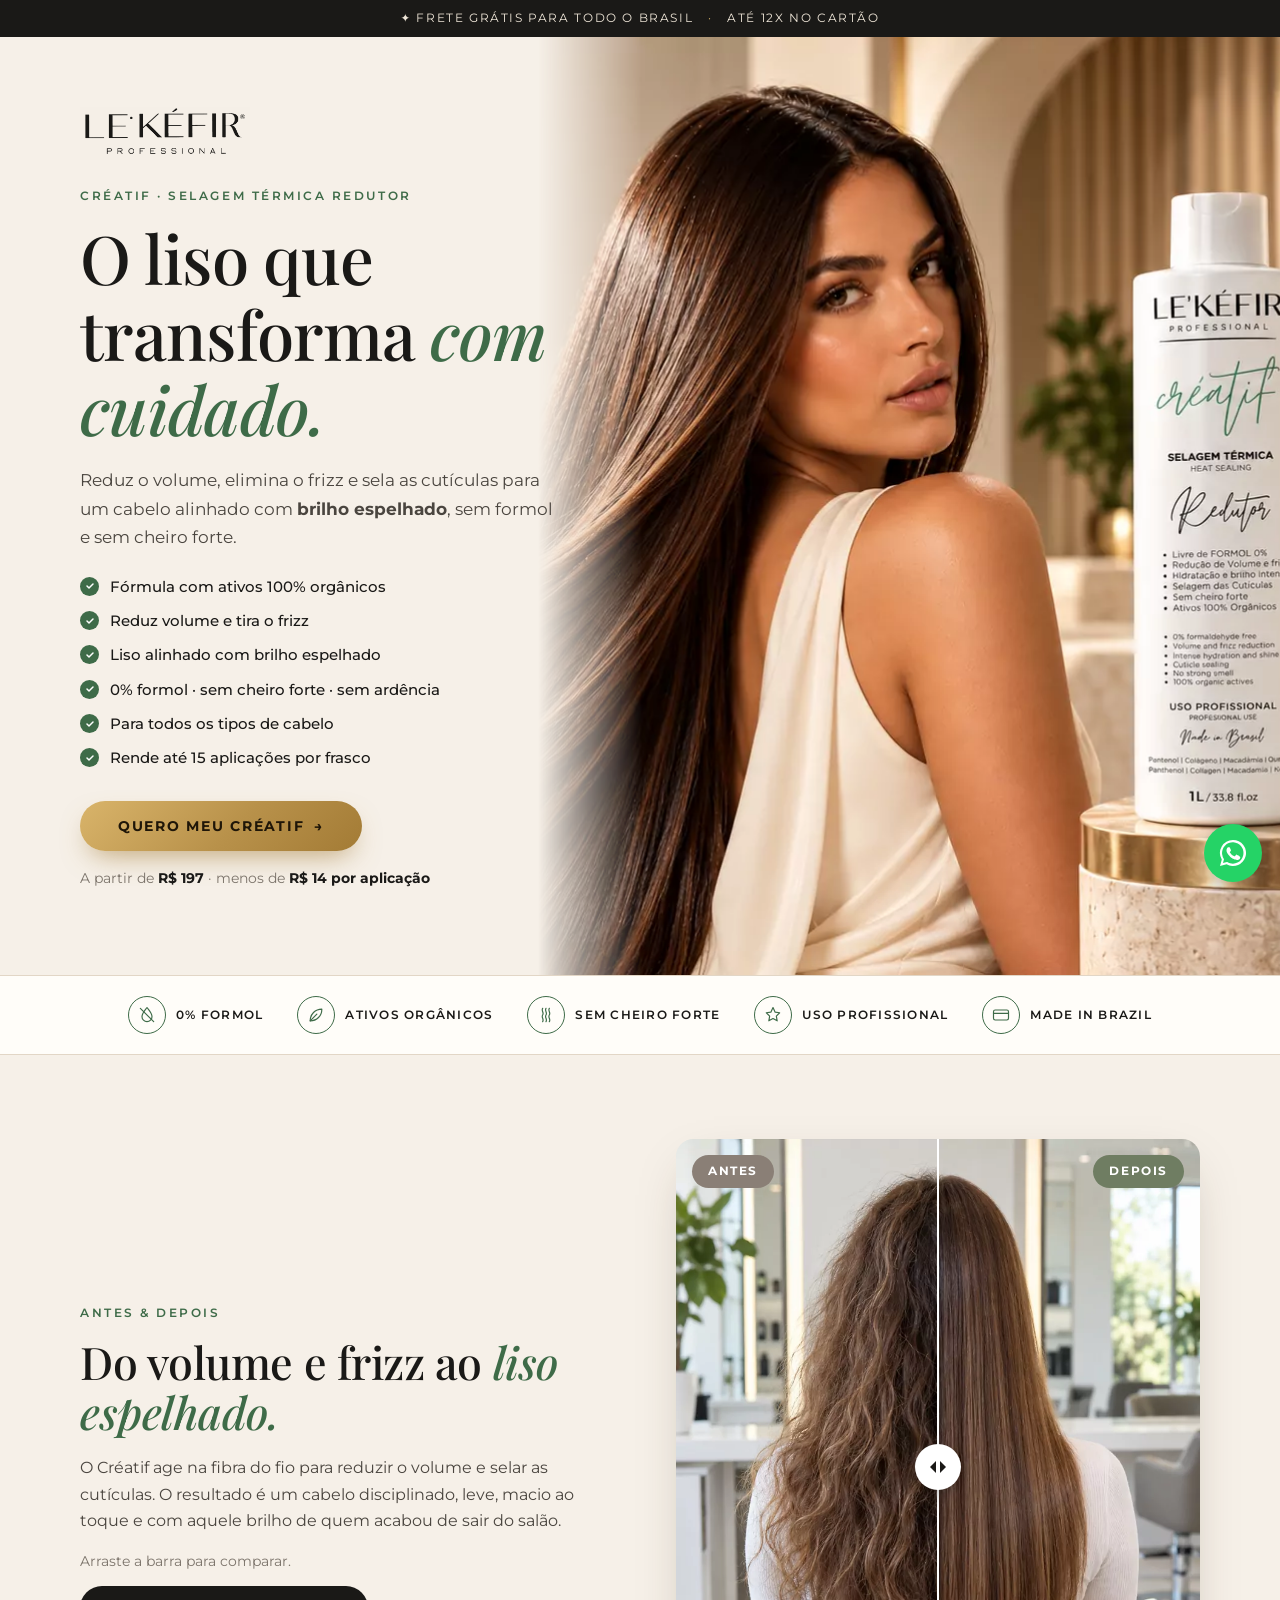
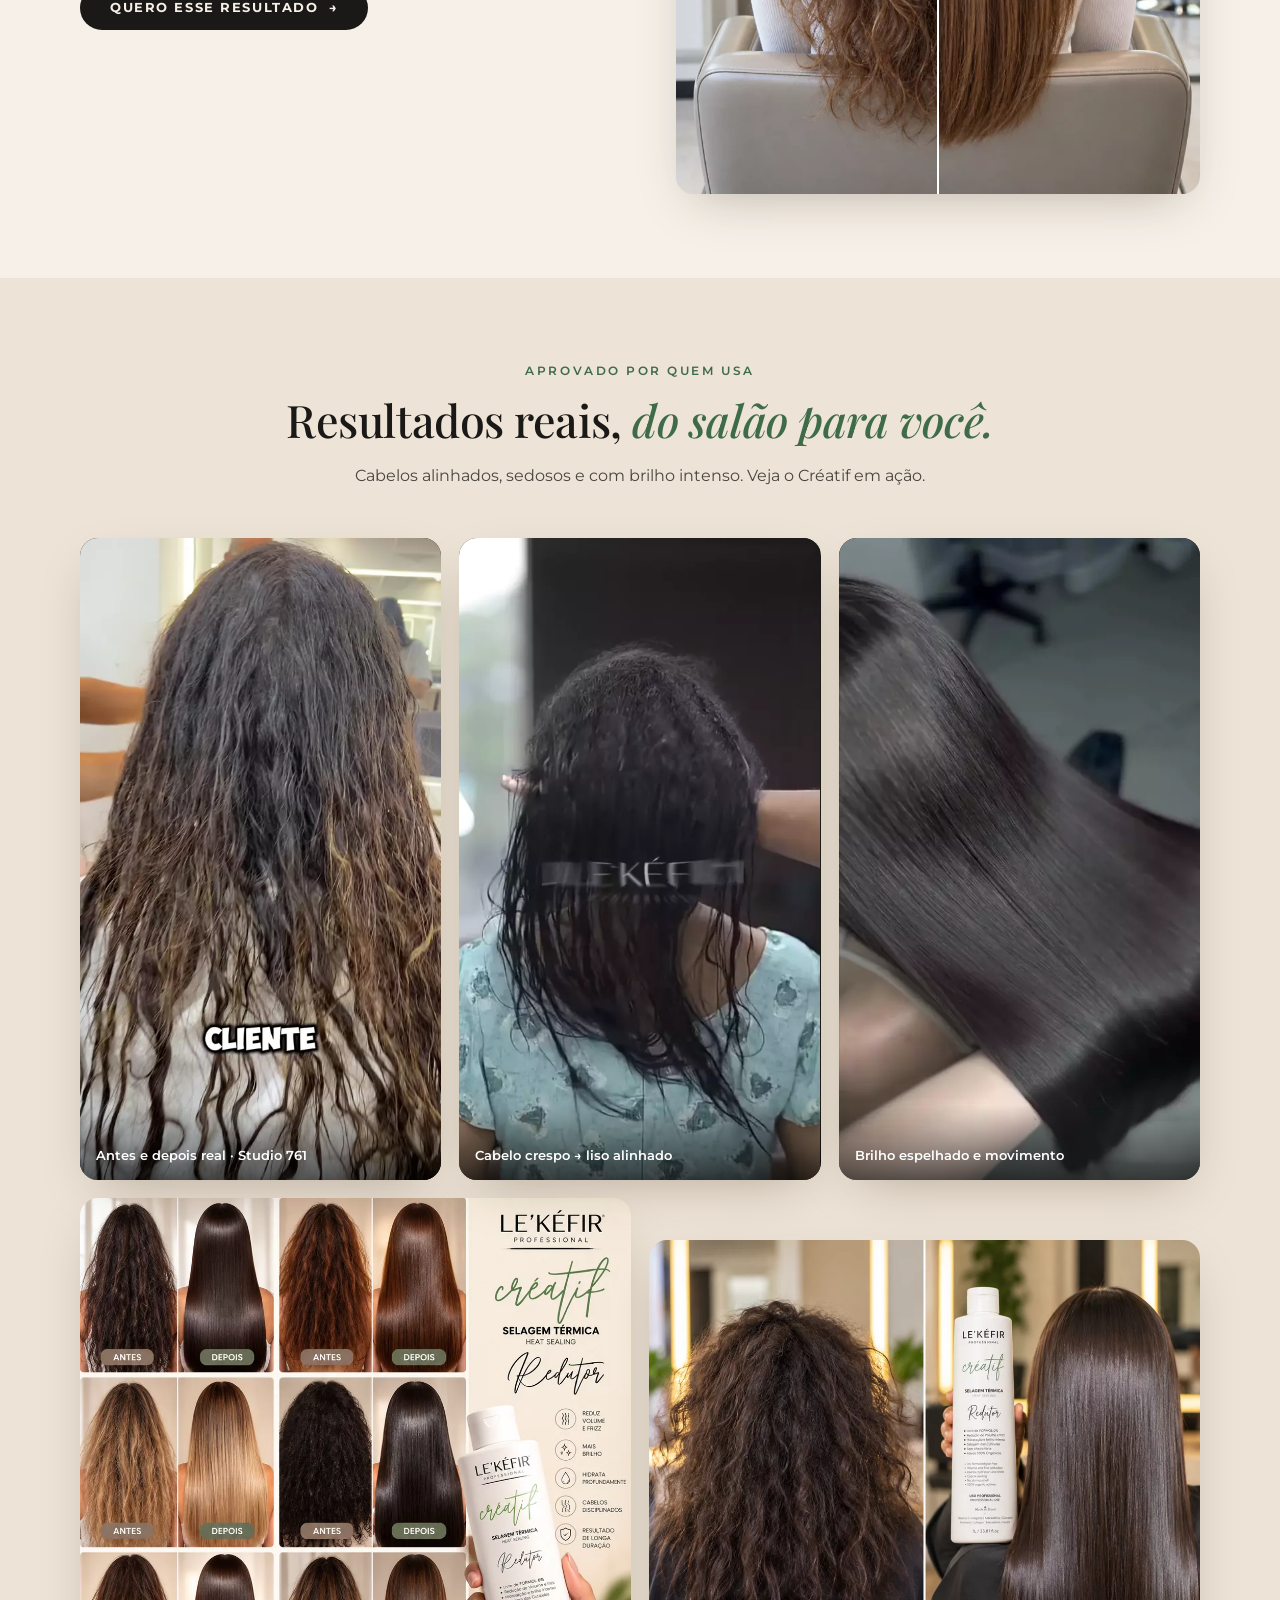
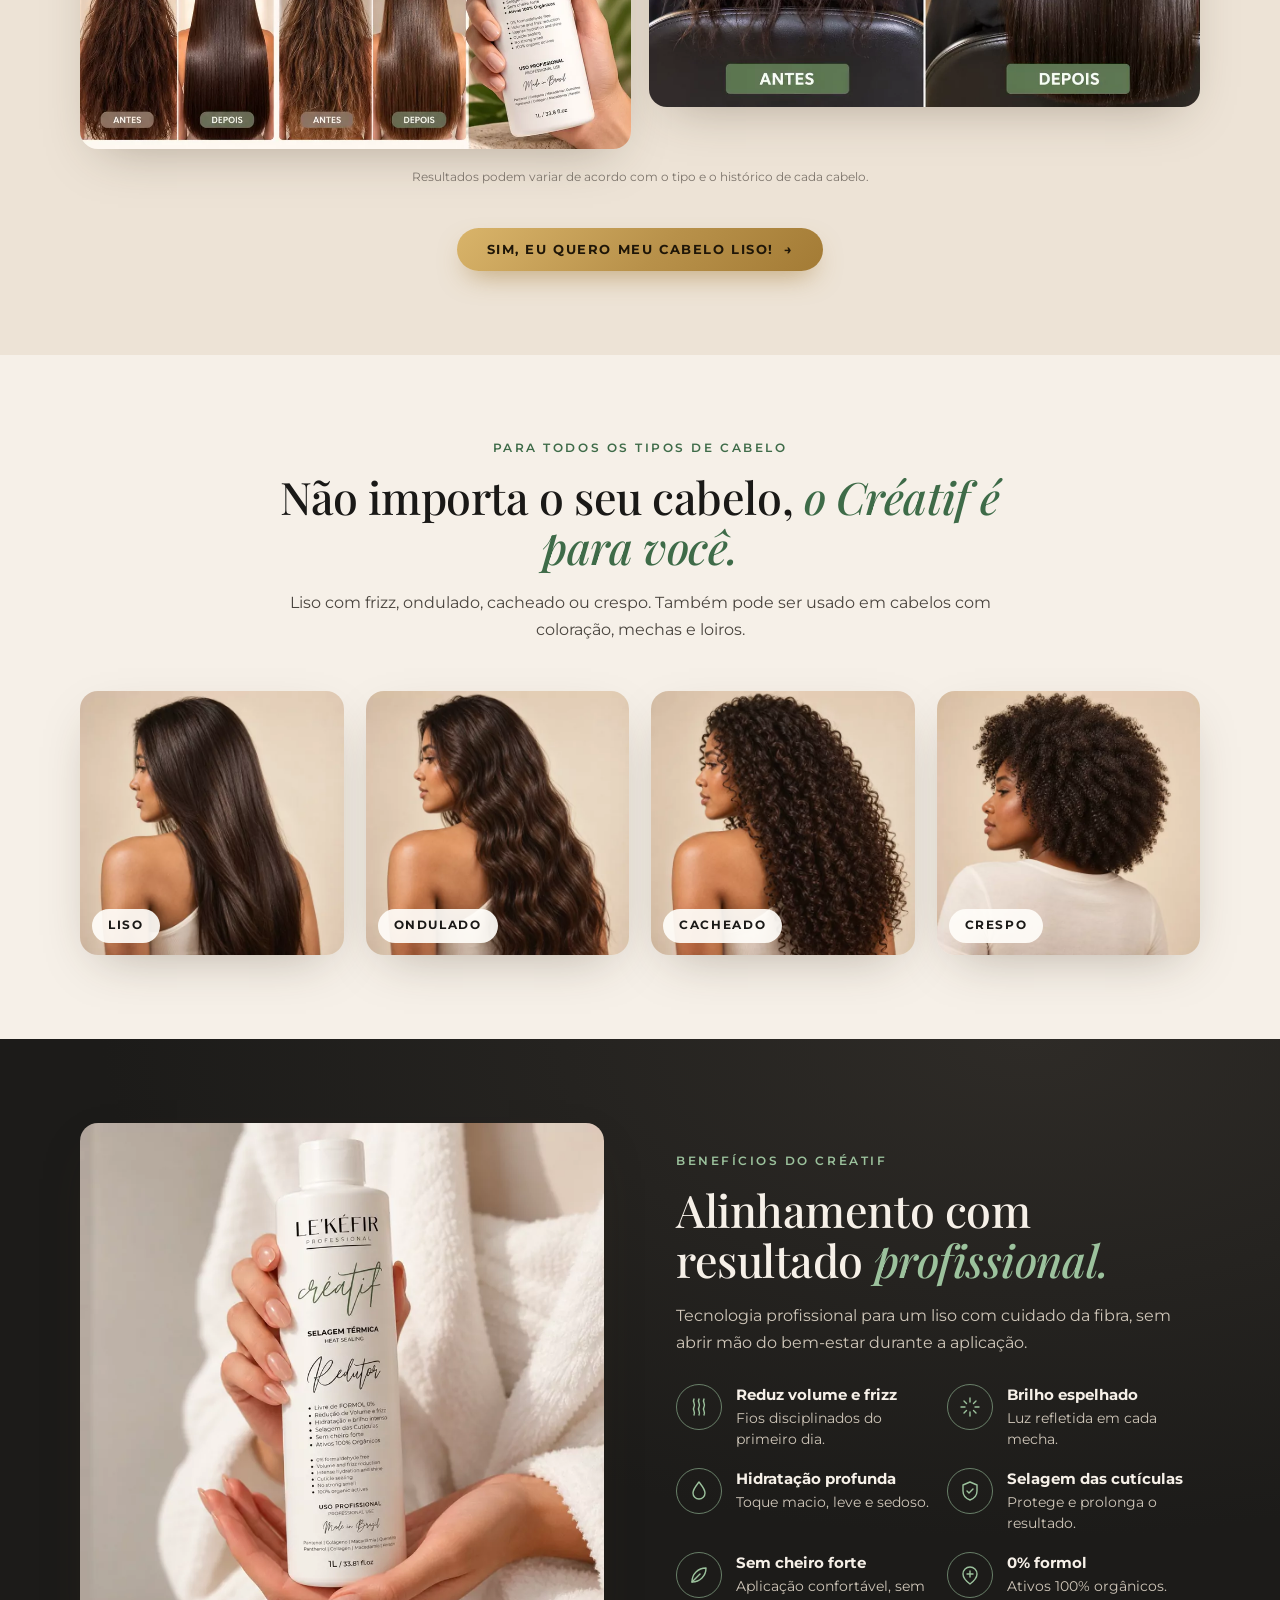
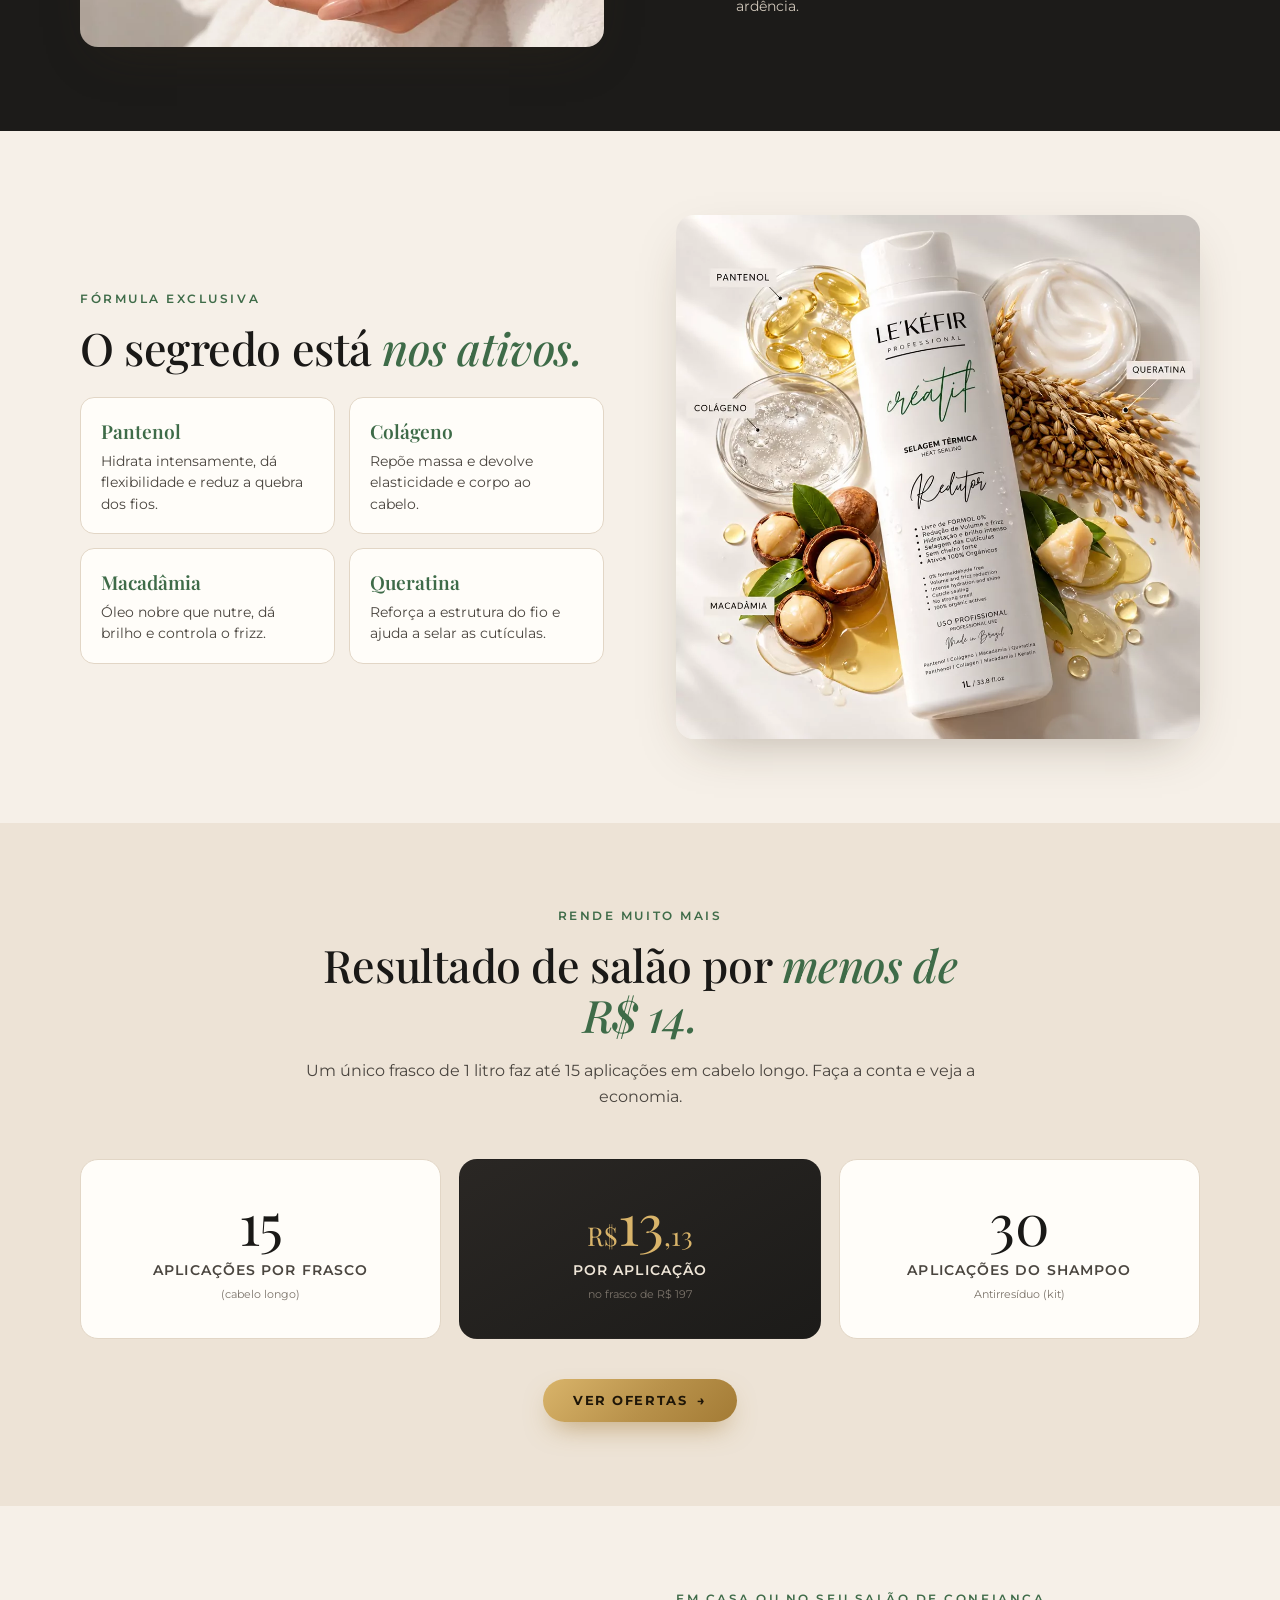
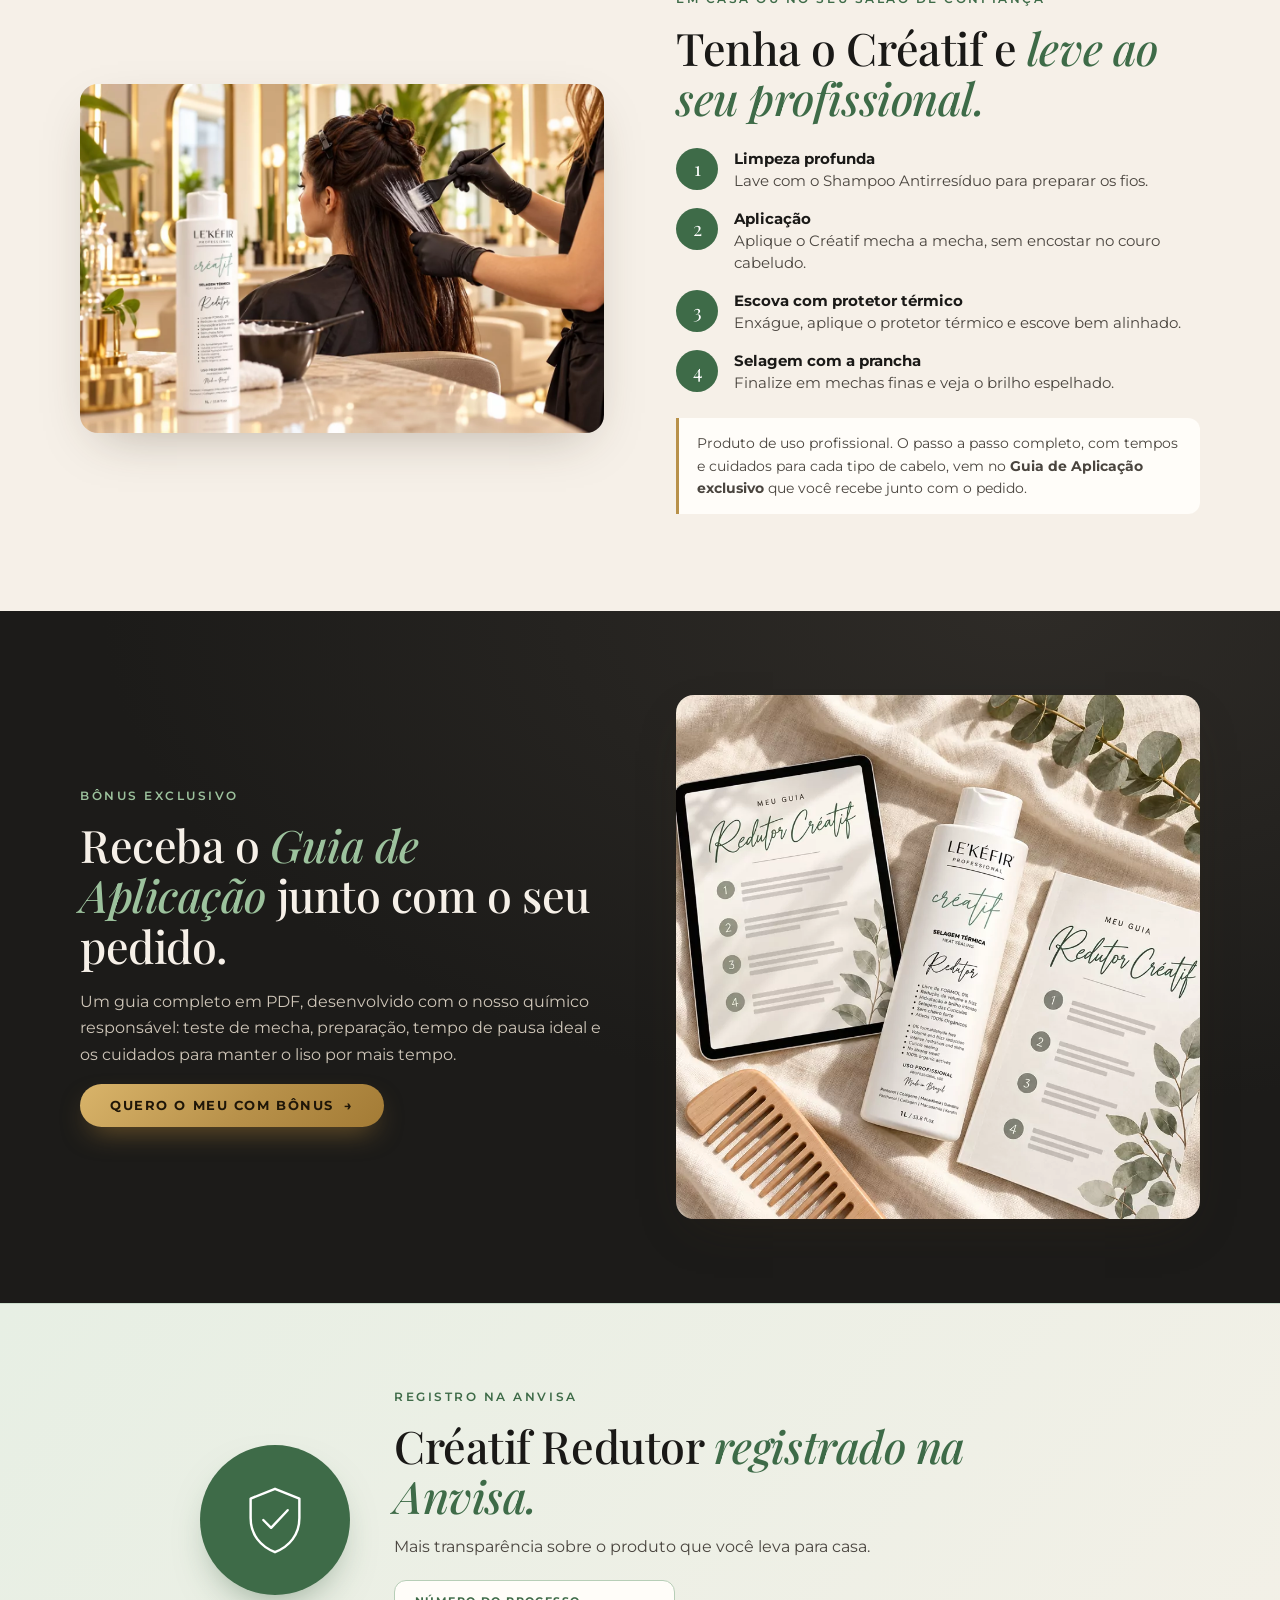
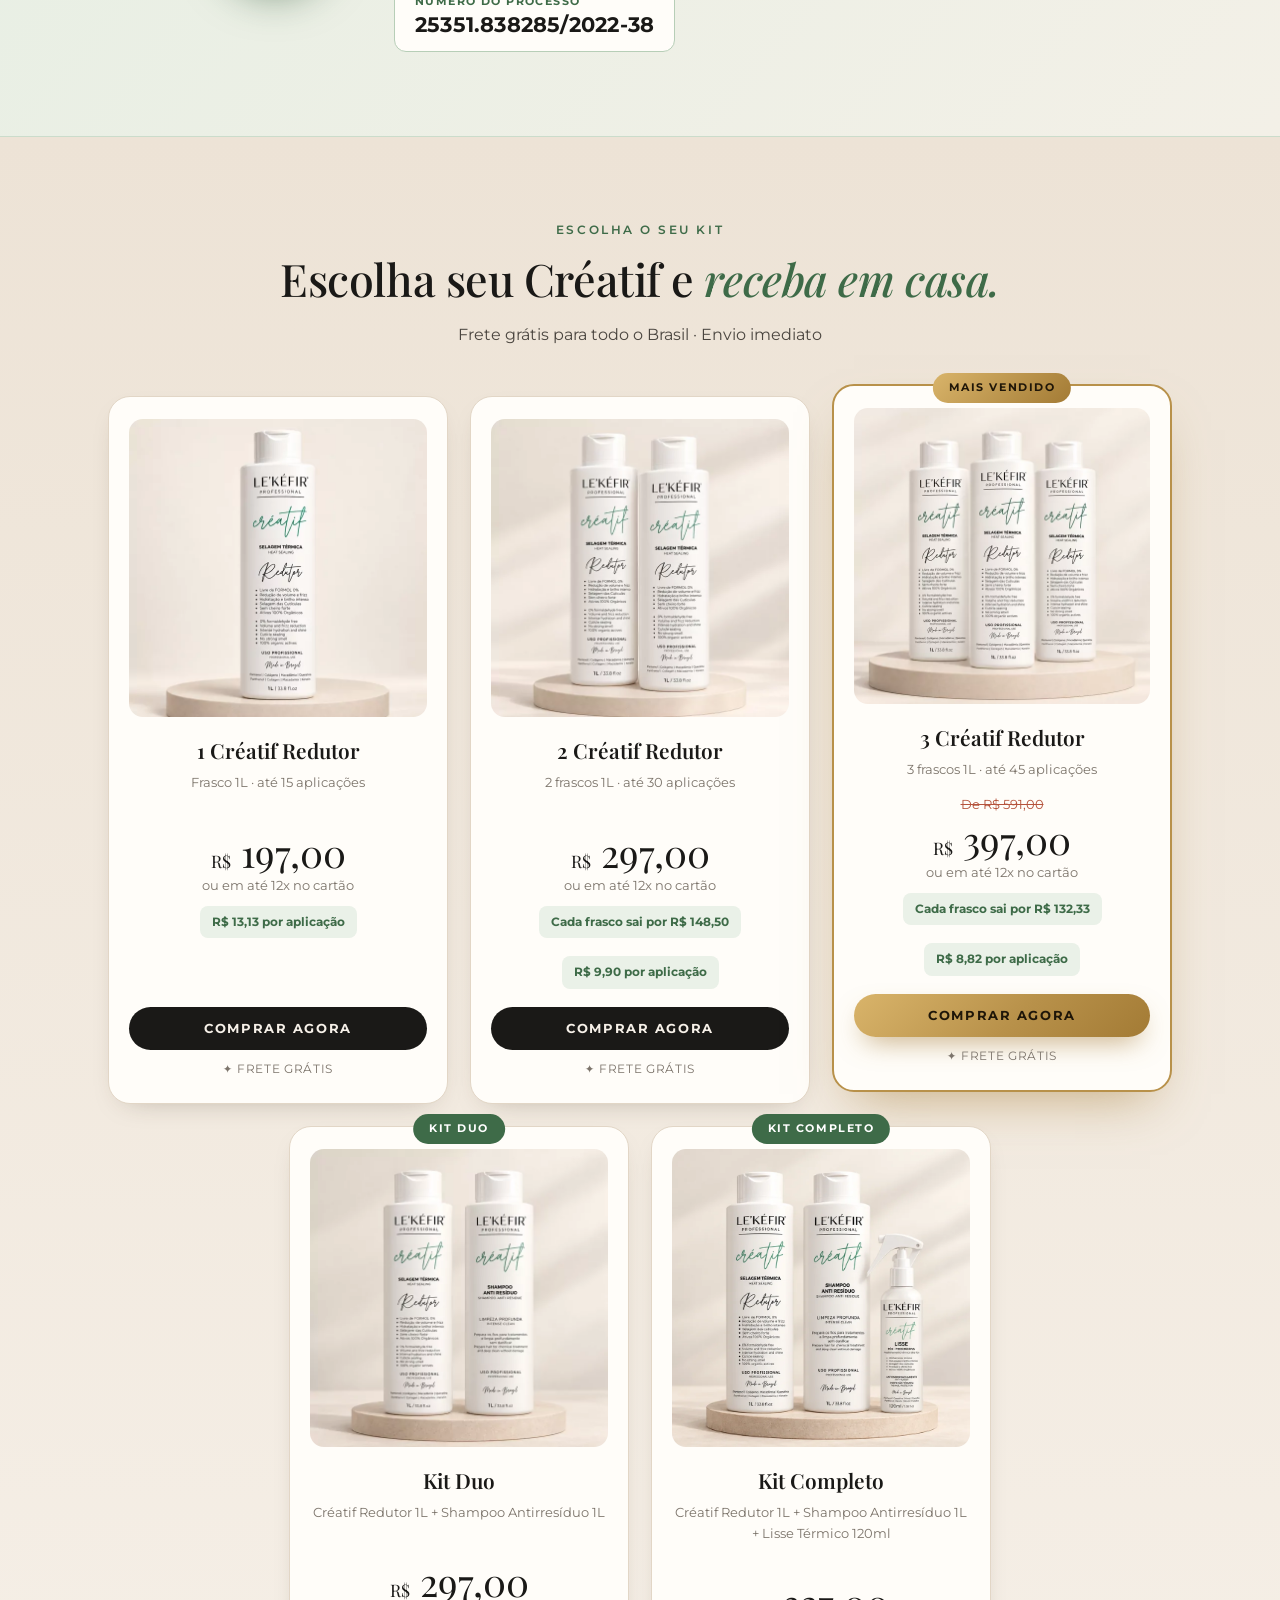
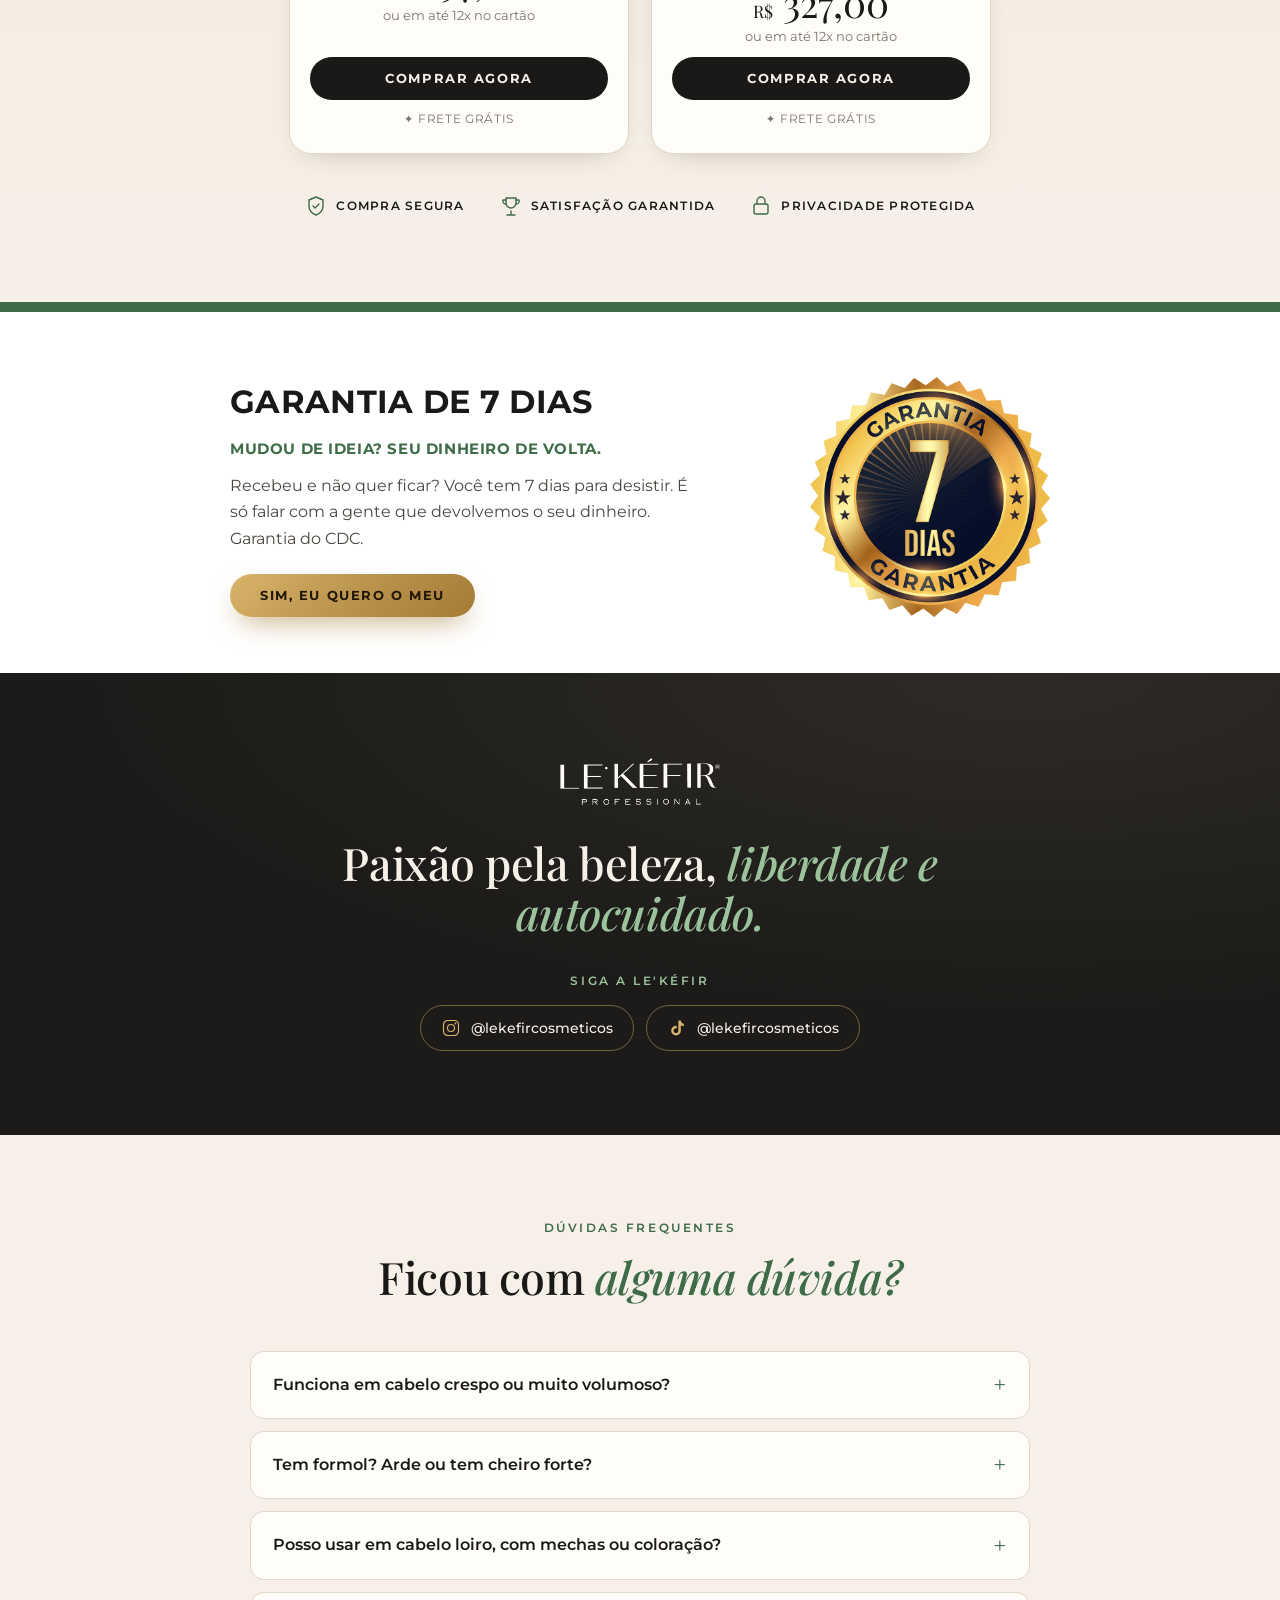
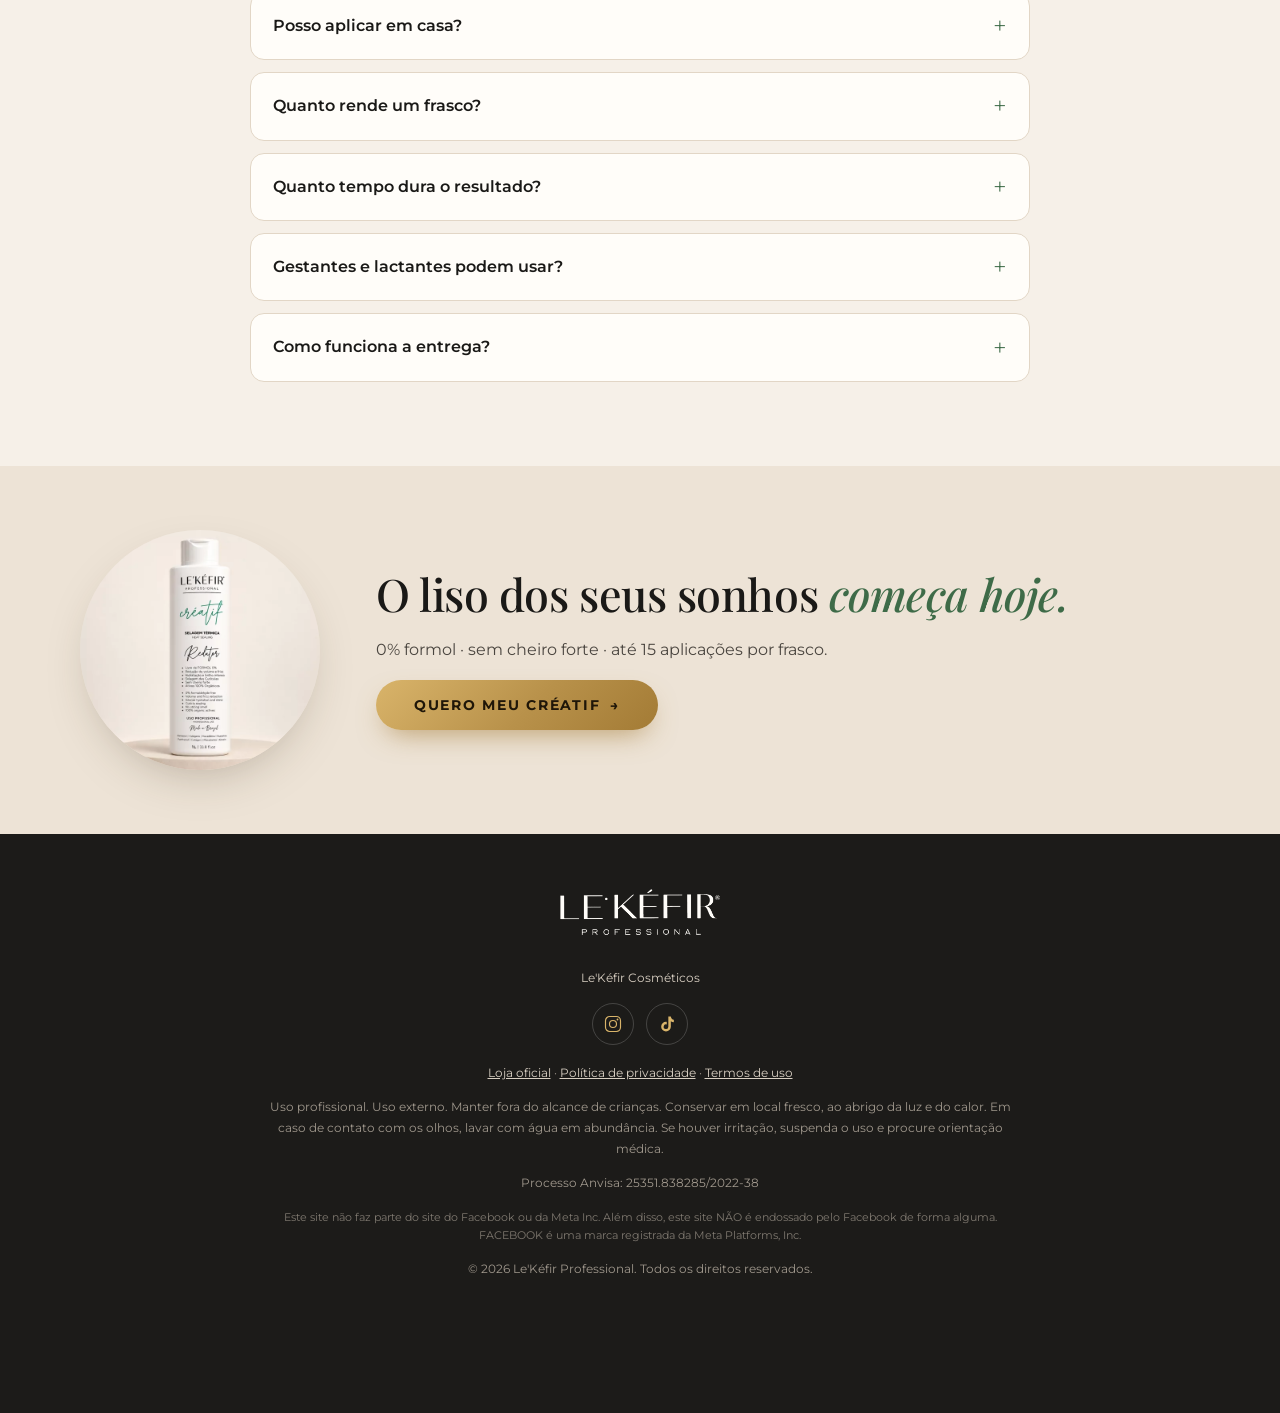
<file: index.html>
<!doctype html>
<html lang="pt-BR">
<head>
  <meta charset="utf-8">
  <meta name="viewport" content="width=device-width, initial-scale=1">
  <title>Créatif Redutor de Volume | Le'Kéfir Professional</title>
  <meta name="description" content="Créatif Redutor Le'Kéfir: reduz volume e frizz, sela as cutículas e entrega liso alinhado com brilho espelhado. 0% formol, sem cheiro forte, ativos orgânicos. Rende até 15 aplicações.">
  <meta name="theme-color" content="#F6F0E8">
  <meta property="og:title" content="Créatif Redutor | Le'Kéfir Professional">
  <meta property="og:description" content="O liso que transforma com cuidado. 0% formol, sem cheiro forte, rende até 15 aplicações.">
  <meta property="og:image" content="https://lekefir.vercel.app/assets/img/og.jpg">
  <meta property="og:image:width" content="1200">
  <meta property="og:image:height" content="630">
  <meta property="og:image:alt" content="Frasco Créatif Redutor Le'Kéfir Professional 1L">
  <meta property="og:url" content="https://lekefir.vercel.app/">
  <meta name="twitter:card" content="summary_large_image">
  <meta property="og:type" content="product">
  <link rel="icon" href="assets/img/favicon.svg" type="image/svg+xml">
  <link rel="preconnect" href="https://fonts.googleapis.com">
  <link rel="preconnect" href="https://fonts.gstatic.com" crossorigin>
  <link href="https://fonts.googleapis.com/css2?family=Allura&family=Montserrat:wght@300;400;500;600;700&family=Playfair+Display:ital,wght@0,500;0,600;1,500;1,600&display=swap" rel="stylesheet">
  <link rel="preload" as="image" href="assets/img/hero-desktop.webp" media="(min-width: 900px)">
  <link rel="preload" as="image" href="assets/img/hero-mobile.webp" media="(max-width: 899px)">
  <link rel="stylesheet" href="css/style.css">
  <!-- Meta Pixel Code -->
  <script>
  !function(f,b,e,v,n,t,s)
  {if(f.fbq)return;n=f.fbq=function(){n.callMethod?
  n.callMethod.apply(n,arguments):n.queue.push(arguments)};
  if(!f._fbq)f._fbq=n;n.push=n;n.loaded=!0;n.version='2.0';
  n.queue=[];t=b.createElement(e);t.async=!0;
  t.src=v;s=b.getElementsByTagName(e)[0];
  s.parentNode.insertBefore(t,s)}(window, document,'script',
  'https://connect.facebook.net/en_US/fbevents.js');
  fbq('init', '1695981177438635');
  fbq('track', 'PageView');
  </script>
  <noscript><img height="1" width="1" style="display:none" alt=""
  src="https://www.facebook.com/tr?id=1695981177438635&ev=PageView&noscript=1"
  /></noscript>
  <!-- End Meta Pixel Code -->
</head>
<body>

  <!-- Barra de aviso -->
  <div class="topbar">
    <span>✦ Frete grátis para todo o Brasil</span>
    <span class="topbar__sep">·</span>
    <span>Até 12x no cartão</span>
  </div>

  <!-- HERO -->
  <header class="hero">
    <picture class="hero__bg">
      <source media="(min-width: 900px)" srcset="assets/img/hero-desktop.webp">
      <img src="assets/img/hero-mobile.webp" alt="Mulher com cabelo longo, liso e brilhante ao lado do frasco Créatif Redutor Le'Kéfir" width="832" height="936" fetchpriority="high">
    </picture>
    <div class="container hero__inner">
      <div class="hero__content">
        <img class="logo" src="assets/img/logo-dark.png" alt="Le'Kéfir Professional" width="180" height="44">
        <p class="eyebrow">Créatif · Selagem Térmica Redutor</p>
        <h1 class="display">O liso que transforma <em>com cuidado.</em></h1>
        <p class="lead">Reduz o volume, elimina o frizz e sela as cutículas para um cabelo alinhado com <strong>brilho espelhado</strong>, sem formol e sem cheiro forte.</p>
        <ul class="checks">
          <li>Fórmula com ativos 100% orgânicos</li>
          <li>Reduz volume e tira o frizz</li>
          <li>Liso alinhado com brilho espelhado</li>
          <li>0% formol · sem cheiro forte · sem ardência</li>
          <li>Para todos os tipos de cabelo</li>
          <li>Rende até 15 aplicações por frasco</li>
        </ul>
        <a href="#ofertas" class="btn btn--gold btn--lg">Quero meu Créatif <span aria-hidden="true">→</span></a>
        <p class="hero__price">A partir de <strong>R$ 197</strong> · menos de <strong>R$ 14 por aplicação</strong></p>
      </div>
    </div>
  </header>

  <!-- SELOS -->
  <section class="seals" aria-label="Diferenciais">
    <div class="container seals__row">
      <div class="seal"><span class="seal__icon"><svg viewBox="0 0 24 24"><path d="M12 3c3 4 6 7 6 11a6 6 0 0 1-12 0c0-4 3-7 6-11z"/><path d="M4 4l16 16"/></svg></span>0% Formol</div>
      <div class="seal"><span class="seal__icon"><svg viewBox="0 0 24 24"><path d="M5 19c8 0 14-6 14-14C11 5 5 11 5 19z"/><path d="M5 19l8-8"/></svg></span>Ativos orgânicos</div>
      <div class="seal"><span class="seal__icon"><svg viewBox="0 0 24 24"><path d="M8 4c-2 3 2 5 0 8s2 5 0 8M12 4c-2 3 2 5 0 8s2 5 0 8M16 4c-2 3 2 5 0 8s2 5 0 8"/></svg></span>Sem cheiro forte</div>
      <div class="seal"><span class="seal__icon"><svg viewBox="0 0 24 24"><path d="M12 3l2.6 5.6L20 9.3l-4 4 1 5.7-5-2.8-5 2.8 1-5.7-4-4 5.4-.7z"/></svg></span>Uso profissional</div>
      <div class="seal"><span class="seal__icon"><svg viewBox="0 0 24 24"><rect x="3" y="6" width="18" height="12" rx="2"/><path d="M3 10h18"/></svg></span>Made in Brazil</div>
    </div>
  </section>

  <!-- ANTES E DEPOIS -->
  <section class="section" id="resultado">
    <div class="container split">
      <div class="split__text">
        <p class="eyebrow">Antes &amp; depois</p>
        <h2 class="title">Do volume e frizz ao <em>liso espelhado.</em></h2>
        <p>O Créatif age na fibra do fio para reduzir o volume e selar as cutículas. O resultado é um cabelo disciplinado, leve, macio ao toque e com aquele brilho de quem acabou de sair do salão.</p>
        <p class="muted small">Arraste a barra para comparar.</p>
        <a href="#ofertas" class="btn btn--dark">Quero esse resultado <span aria-hidden="true">→</span></a>
      </div>
      <div class="ba" data-ba>
        <img src="assets/img/after.webp" alt="Depois: cabelo liso, alinhado e brilhante" class="ba__img" loading="lazy" width="864" height="1080">
        <div class="ba__before">
          <img src="assets/img/before.webp" alt="Antes: cabelo com volume e frizz" class="ba__img" loading="lazy" width="864" height="1080">
        </div>
        <span class="ba__tag ba__tag--before">Antes</span>
        <span class="ba__tag ba__tag--after">Depois</span>
        <div class="ba__handle" aria-hidden="true"><span></span></div>
        <input type="range" min="0" max="100" value="50" class="ba__range" aria-label="Comparar antes e depois">
      </div>
    </div>
  </section>

  <!-- RESULTADOS REAIS -->
  <section class="section section--sand" id="resultados">
    <div class="container">
      <div class="section__head">
        <p class="eyebrow">Aprovado por quem usa</p>
        <h2 class="title">Resultados reais, <em>do salão para você.</em></h2>
        <p>Cabelos alinhados, sedosos e com brilho intenso. Veja o Créatif em ação.</p>
      </div>
      <div class="videos">
        <figure class="video-card">
          <video src="assets/video/salao-aplicacao.mp4" poster="assets/img/poster-salao-aplicacao.webp" muted loop playsinline preload="none" data-autoplay></video>
          <figcaption>Antes e depois real · Studio 761</figcaption>
        </figure>
        <figure class="video-card">
          <video src="assets/video/crespo-liso.mp4" poster="assets/img/poster-crespo-liso.webp" muted loop playsinline preload="none" data-autoplay></video>
          <figcaption>Cabelo crespo → liso alinhado</figcaption>
        </figure>
        <figure class="video-card">
          <video src="assets/video/brilho.mp4" poster="assets/img/poster-brilho.webp" muted loop playsinline preload="none" data-autoplay></video>
          <figcaption>Brilho espelhado e movimento</figcaption>
        </figure>
      </div>
      <div class="gallery">
        <img src="assets/img/resultado-grade.webp" alt="Seis resultados de antes e depois com o Créatif em diferentes tipos de cabelo" loading="lazy" width="1080" height="1080">
        <img src="assets/img/resultado-cacheado.webp" alt="Antes cacheado e depois liso, segurando o frasco Créatif" loading="lazy" width="1080" height="916">
      </div>
      <p class="disclaimer">Resultados podem variar de acordo com o tipo e o histórico de cada cabelo.</p>
      <div class="center"><a href="#ofertas" class="btn btn--gold">Sim, eu quero meu cabelo liso! <span aria-hidden="true">→</span></a></div>
    </div>
  </section>

  <!-- TIPOS DE CABELO -->
  <section class="section" id="tipos">
    <div class="container">
      <div class="section__head">
        <p class="eyebrow">Para todos os tipos de cabelo</p>
        <h2 class="title">Não importa o seu cabelo, <em>o Créatif é para você.</em></h2>
        <p>Liso com frizz, ondulado, cacheado ou crespo. Também pode ser usado em cabelos com coloração, mechas e loiros.</p>
      </div>
      <div class="types">
        <figure class="type"><img src="assets/img/tipo-liso.webp" alt="Cabelo liso" loading="lazy" width="600" height="600"><figcaption>Liso</figcaption></figure>
        <figure class="type"><img src="assets/img/tipo-ondulado.webp" alt="Cabelo ondulado" loading="lazy" width="600" height="600"><figcaption>Ondulado</figcaption></figure>
        <figure class="type"><img src="assets/img/tipo-cacheado.webp" alt="Cabelo cacheado" loading="lazy" width="600" height="600"><figcaption>Cacheado</figcaption></figure>
        <figure class="type"><img src="assets/img/tipo-crespo.webp" alt="Cabelo crespo" loading="lazy" width="600" height="600"><figcaption>Crespo</figcaption></figure>
      </div>
    </div>
  </section>

  <!-- BENEFÍCIOS (escuro) -->
  <section class="section section--dark" id="beneficios">
    <div class="container split split--reverse">
      <div class="split__media">
        <img src="assets/img/frasco-maos.webp" alt="Frasco Créatif Redutor nas mãos" loading="lazy" width="900" height="900" class="rounded">
      </div>
      <div class="split__text">
        <p class="eyebrow eyebrow--light">Benefícios do Créatif</p>
        <h2 class="title">Alinhamento com resultado <em>profissional.</em></h2>
        <p>Tecnologia profissional para um liso com cuidado da fibra, sem abrir mão do bem-estar durante a aplicação.</p>
        <ul class="benefits">
          <li><span class="ico"><svg viewBox="0 0 24 24"><path d="M7 4c-2 3 2 5 0 8s2 5 0 8M12 4c-2 3 2 5 0 8s2 5 0 8M17 4c-2 3 2 5 0 8s2 5 0 8"/></svg></span><div><strong>Reduz volume e frizz</strong>Fios disciplinados do primeiro dia.</div></li>
          <li><span class="ico"><svg viewBox="0 0 24 24"><path d="M12 3v4M12 17v4M3 12h4M17 12h4M6 6l2.5 2.5M15.5 15.5L18 18M6 18l2.5-2.5M15.5 8.5L18 6"/></svg></span><div><strong>Brilho espelhado</strong>Luz refletida em cada mecha.</div></li>
          <li><span class="ico"><svg viewBox="0 0 24 24"><path d="M12 3c3 4 6 7 6 11a6 6 0 0 1-12 0c0-4 3-7 6-11z"/></svg></span><div><strong>Hidratação profunda</strong>Toque macio, leve e sedoso.</div></li>
          <li><span class="ico"><svg viewBox="0 0 24 24"><path d="M12 3l7 3v6c0 4.5-3 7.5-7 9-4-1.5-7-4.5-7-9V6z"/><path d="M9 12l2 2 4-4"/></svg></span><div><strong>Selagem das cutículas</strong>Protege e prolonga o resultado.</div></li>
          <li><span class="ico"><svg viewBox="0 0 24 24"><path d="M5 19c8 0 14-6 14-14C11 5 5 11 5 19z"/><path d="M5 19l8-8"/></svg></span><div><strong>Sem cheiro forte</strong>Aplicação confortável, sem ardência.</div></li>
          <li><span class="ico"><svg viewBox="0 0 24 24"><path d="M12 21c-4-3-7-6-7-10a7 7 0 0 1 14 0c0 4-3 7-7 10z"/><path d="M12 8v6M9 11h6"/></svg></span><div><strong>0% formol</strong>Ativos 100% orgânicos.</div></li>
        </ul>
      </div>
    </div>
  </section>

  <!-- ATIVOS -->
  <section class="section" id="ativos">
    <div class="container split">
      <div class="split__text">
        <p class="eyebrow">Fórmula exclusiva</p>
        <h2 class="title">O segredo está <em>nos ativos.</em></h2>
        <div class="actives">
          <div class="active"><h3>Pantenol</h3><p>Hidrata intensamente, dá flexibilidade e reduz a quebra dos fios.</p></div>
          <div class="active"><h3>Colágeno</h3><p>Repõe massa e devolve elasticidade e corpo ao cabelo.</p></div>
          <div class="active"><h3>Macadâmia</h3><p>Óleo nobre que nutre, dá brilho e controla o frizz.</p></div>
          <div class="active"><h3>Queratina</h3><p>Reforça a estrutura do fio e ajuda a selar as cutículas.</p></div>
        </div>
      </div>
      <div class="split__media">
        <img src="assets/img/ativos.webp" alt="Frasco Créatif cercado pelos ativos: pantenol, colágeno, macadâmia e queratina" loading="lazy" width="1000" height="1000" class="rounded">
      </div>
    </div>
  </section>

  <!-- RENDIMENTO -->
  <section class="section section--sand" id="rendimento">
    <div class="container">
      <div class="section__head">
        <p class="eyebrow">Rende muito mais</p>
        <h2 class="title">Resultado de salão por <em>menos de R$&nbsp;14.</em></h2>
        <p>Um único frasco de 1 litro faz até 15 aplicações em cabelo longo. Faça a conta e veja a economia.</p>
      </div>
      <div class="stats">
        <div class="stat"><span class="stat__num">15</span><span class="stat__label">aplicações por frasco<br><small>(cabelo longo)</small></span></div>
        <div class="stat stat--gold"><span class="stat__num"><small>R$</small>13<small>,13</small></span><span class="stat__label">por aplicação<br><small>no frasco de R$ 197</small></span></div>
        <div class="stat"><span class="stat__num">30</span><span class="stat__label">aplicações do Shampoo<br><small>Antirresíduo (kit)</small></span></div>
      </div>
      <div class="center"><a href="#ofertas" class="btn btn--gold">Ver ofertas <span aria-hidden="true">→</span></a></div>
    </div>
  </section>

  <!-- COMO USAR -->
  <section class="section" id="como-usar">
    <div class="container split split--reverse">
      <div class="split__media">
        <img src="assets/img/salao-aplicacao.webp" alt="Cabeleireira aplicando o Créatif em mechas no salão" loading="lazy" width="1200" height="800" class="rounded">
      </div>
      <div class="split__text">
        <p class="eyebrow">Em casa ou no seu salão de confiança</p>
        <h2 class="title">Tenha o Créatif e <em>leve ao seu profissional.</em></h2>
        <ol class="steps">
          <li><strong>Limpeza profunda</strong>Lave com o Shampoo Antirresíduo para preparar os fios.</li>
          <li><strong>Aplicação</strong>Aplique o Créatif mecha a mecha, sem encostar no couro cabeludo.</li>
          <li><strong>Escova com protetor térmico</strong>Enxágue, aplique o protetor térmico e escove bem alinhado.</li>
          <li><strong>Selagem com a prancha</strong>Finalize em mechas finas e veja o brilho espelhado.</li>
        </ol>
        <p class="note">Produto de uso profissional. O passo a passo completo, com tempos e cuidados para cada tipo de cabelo, vem no <strong>Guia de Aplicação exclusivo</strong> que você recebe junto com o pedido.</p>
      </div>
    </div>
  </section>

  <!-- BÔNUS -->
  <section class="section section--dark bonus">
    <div class="container split">
      <div class="split__text">
        <p class="eyebrow eyebrow--light">Bônus exclusivo</p>
        <h2 class="title">Receba o <em>Guia de Aplicação</em> junto com o seu pedido.</h2>
        <p>Um guia completo em PDF, desenvolvido com o nosso químico responsável: teste de mecha, preparação, tempo de pausa ideal e os cuidados para manter o liso por mais tempo.</p>
        <a href="#ofertas" class="btn btn--gold">Quero o meu com bônus <span aria-hidden="true">→</span></a>
      </div>
      <div class="split__media">
        <img src="assets/img/bonus-guia.webp" alt="Guia de Aplicação Créatif em PDF no tablet e impresso" loading="lazy" width="900" height="900" class="rounded">
      </div>
    </div>
  </section>

  <!-- REGISTRO ANVISA -->
  <section class="section registration" aria-labelledby="registration-title">
    <div class="container registration__inner">
      <div class="registration__icon" aria-hidden="true">
        <svg viewBox="0 0 80 80" fill="none"><path d="M40 8 65 18v20c0 17-10 29-25 35C25 67 15 55 15 38V18L40 8Z"/><path d="m28 40 8 8 17-18"/></svg>
      </div>
      <div class="registration__content">
        <p class="eyebrow">Registro na Anvisa</p>
        <h2 class="title" id="registration-title">Créatif Redutor <em>registrado na Anvisa.</em></h2>
        <p class="registration__intro">Mais transparência sobre o produto que você leva para casa.</p>
        <div class="registration__number"><span>Número do processo</span><strong>25351.838285/2022-38</strong></div>
      </div>
    </div>
  </section>

  <!-- OFERTAS -->
  <section class="section section--offers" id="ofertas">
    <div class="container">
      <div class="section__head">
        <p class="eyebrow">Escolha o seu kit</p>
        <h2 class="title">Escolha seu Créatif e <em>receba em casa.</em></h2>
        <p data-frete>Frete grátis para todo o Brasil · Envio imediato</p>
      </div>
      <div class="offers" data-offers><!-- preenchido pelo js/main.js a partir do js/config.js --></div>
      <div class="trust">
        <span><svg viewBox="0 0 24 24"><path d="M12 3l7 3v6c0 4.5-3 7.5-7 9-4-1.5-7-4.5-7-9V6z"/><path d="M9 12l2 2 4-4"/></svg>Compra segura</span>
        <span><svg viewBox="0 0 24 24"><path d="M8 21h8M12 17v4M7 4h10v5a5 5 0 0 1-10 0z"/><path d="M7 6H4a3 3 0 0 0 3 4M17 6h3a3 3 0 0 1-3 4"/></svg>Satisfação garantida</span>
        <span><svg viewBox="0 0 24 24"><rect x="5" y="10" width="14" height="10" rx="2"/><path d="M8 10V7a4 4 0 0 1 8 0v3"/></svg>Privacidade protegida</span>
      </div>
    </div>
  </section>

  <!-- GARANTIA CDC -->
  <section class="guarantee" id="garantia" aria-labelledby="guarantee-title">
    <div class="container guarantee__inner">
      <div class="guarantee__text">
        <h2 id="guarantee-title">Garantia de 7 dias</h2>
        <p class="guarantee__lead">Mudou de ideia? Seu dinheiro de volta.</p>
        <p>Recebeu e não quer ficar? Você tem 7 dias para desistir. É só falar com a gente que devolvemos o seu dinheiro. Garantia do CDC.</p>
        <a href="#ofertas" class="btn btn--gold">Sim, eu quero o meu</a>
      </div>
      <img class="guarantee__medal" src="assets/img/selo-garantia-7-dias.png" alt="" width="700" height="700">
    </div>
  </section>

  <!-- SOBRE -->
  <section class="section section--dark about">
    <div class="container about__inner">
      <img class="logo logo--light" src="assets/img/logo-light.png" alt="Le'Kéfir Professional" width="200" height="48" loading="lazy">
      <h2 class="title">Paixão pela beleza, <em>liberdade e autocuidado.</em></h2>
      <div class="social social--about">
        <p class="social__label">Siga a Le'Kéfir</p>
        <div class="social__links">
          <a class="social__btn" href="https://www.instagram.com/lekefircosmeticos/" target="_blank" rel="noopener noreferrer" data-social="instagram" aria-label="Instagram @lekefircosmeticos (abre em nova guia)">
            <svg viewBox="0 0 24 24" aria-hidden="true"><rect x="3" y="3" width="18" height="18" rx="5"/><circle cx="12" cy="12" r="4.2"/><circle cx="17.4" cy="6.6" r="1.1" fill="currentColor" stroke="none"/></svg>
            <span>@lekefircosmeticos</span>
          </a>
          <a class="social__btn" href="https://www.tiktok.com/@lekefircosmeticos" target="_blank" rel="noopener noreferrer" data-social="tiktok" aria-label="TikTok @lekefircosmeticos (abre em nova guia)">
            <svg viewBox="0 0 24 24" aria-hidden="true"><path fill="currentColor" stroke="none" d="M16.6 3c.3 2.1 1.6 3.6 3.6 3.9v3a7 7 0 0 1-3.6-1.1v6.4a5.8 5.8 0 1 1-5.8-5.8c.3 0 .6 0 .9.1v3.1a2.8 2.8 0 1 0 1.9 2.6V3z"/></svg>
            <span>@lekefircosmeticos</span>
          </a>
        </div>
      </div>
    </div>
  </section>

  <!-- FAQ -->
  <section class="section" id="faq">
    <div class="container container--narrow">
      <div class="section__head">
        <p class="eyebrow">Dúvidas frequentes</p>
        <h2 class="title">Ficou com <em>alguma dúvida?</em></h2>
      </div>
      <div class="faq">
        <details><summary>Funciona em cabelo crespo ou muito volumoso?</summary><p>Sim. O Créatif foi desenvolvido para reduzir volume e frizz em todos os tipos de cabelo, do ondulado ao crespo. O tempo de pausa é ajustado de acordo com o tipo de fio, e você recebe tudo explicado no Guia de Aplicação.</p></details>
        <details><summary>Tem formol? Arde ou tem cheiro forte?</summary><p>Não. A fórmula é 0% formol, com ativos 100% orgânicos e sem cheiro forte, para uma aplicação confortável.</p></details>
        <details><summary>Posso usar em cabelo loiro, com mechas ou coloração?</summary><p>Pode. Para cabelos loiros, com mechas ou coloridos, o guia traz o ajuste de temperatura recomendado para não amarelar nem desbotar os fios.</p></details>
        <details><summary>Posso aplicar em casa?</summary><p>O Créatif é um produto de linha profissional. Você pode ter o seu e levar ao seu cabeleireiro de confiança ou aplicar no salão de sua preferência, seguindo o Guia de Aplicação.</p></details>
        <details><summary>Quanto rende um frasco?</summary><p>O frasco de 1 litro rende até 15 aplicações em cabelo longo, ou seja, menos de R$ 14 por aplicação no frasco unitário. Em cabelos curtos e médios, rende ainda mais.</p></details>
        <details><summary>Quanto tempo dura o resultado?</summary><p>A duração varia conforme o tipo de cabelo e os cuidados em casa. Recomendamos um intervalo de 3 meses entre aplicações, com hidratações semanais.</p></details>
        <details><summary>Gestantes e lactantes podem usar?</summary><p>Recomendamos consultar o seu médico antes de realizar qualquer procedimento químico durante a gestação ou amamentação.</p></details>
        <details><summary>Como funciona a entrega?</summary><p>Após a confirmação do pagamento, o pedido é despachado e você recebe o código de rastreio por e-mail. O Guia de Aplicação em PDF é enviado junto com a confirmação da compra.</p></details>
      </div>
    </div>
  </section>

  <!-- CTA FINAL -->
  <section class="final">
    <div class="container final__inner">
      <img src="assets/img/offer-1.webp" alt="Frasco Créatif Redutor Le'Kéfir 1L" width="320" height="320" loading="lazy">
      <div>
        <h2 class="title">O liso dos seus sonhos <em>começa hoje.</em></h2>
        <p>0% formol · sem cheiro forte · até 15 aplicações por frasco.</p>
        <a href="#ofertas" class="btn btn--gold btn--lg">Quero meu Créatif <span aria-hidden="true">→</span></a>
      </div>
    </div>
  </section>

  <footer class="footer">
    <div class="container">
      <img class="logo logo--light" src="assets/img/logo-light.png" alt="Le'Kéfir Professional" width="160" height="40" loading="lazy">
      <p class="footer__company" data-company></p>
      <div class="social__links social--footer">
        <a class="social__icon" href="https://www.instagram.com/lekefircosmeticos/" target="_blank" rel="noopener noreferrer" data-social="instagram" aria-label="Instagram @lekefircosmeticos (abre em nova guia)">
          <svg viewBox="0 0 24 24" aria-hidden="true"><rect x="3" y="3" width="18" height="18" rx="5"/><circle cx="12" cy="12" r="4.2"/><circle cx="17.4" cy="6.6" r="1.1" fill="currentColor" stroke="none"/></svg>
        </a>
        <a class="social__icon" href="https://www.tiktok.com/@lekefircosmeticos" target="_blank" rel="noopener noreferrer" data-social="tiktok" aria-label="TikTok @lekefircosmeticos (abre em nova guia)">
          <svg viewBox="0 0 24 24" aria-hidden="true"><path fill="currentColor" stroke="none" d="M16.6 3c.3 2.1 1.6 3.6 3.6 3.9v3a7 7 0 0 1-3.6-1.1v6.4a5.8 5.8 0 1 1-5.8-5.8c.3 0 .6 0 .9.1v3.1a2.8 2.8 0 1 0 1.9 2.6V3z"/></svg>
        </a>
      </div>
      <p class="footer__links">
        <a href="https://www.lekefircosmeticos.com.br" target="_blank" rel="noopener noreferrer" data-loja>Loja oficial</a> · <a href="#">Política de privacidade</a> · <a href="#">Termos de uso</a>
      </p>
      <p class="footer__warn">Uso profissional. Uso externo. Manter fora do alcance de crianças. Conservar em local fresco, ao abrigo da luz e do calor. Em caso de contato com os olhos, lavar com água em abundância. Se houver irritação, suspenda o uso e procure orientação médica.</p>
      <p class="footer__registration">Processo Anvisa: 25351.838285/2022-38</p>
      <p class="footer__fb">Este site não faz parte do site do Facebook ou da Meta Inc. Além disso, este site NÃO é endossado pelo Facebook de forma alguma. FACEBOOK é uma marca registrada da Meta Platforms, Inc.</p>
      <p class="footer__copy">© <span data-year></span> Le'Kéfir Professional. Todos os direitos reservados.</p>
    </div>
  </footer>

  <!-- Fixos -->
  <a class="wa-float" href="#" data-wa hidden aria-label="Fale conosco no WhatsApp">
    <svg viewBox="0 0 32 32"><path fill="currentColor" d="M16 3a13 13 0 0 0-11.2 19.6L3 29l6.6-1.7A13 13 0 1 0 16 3zm0 23.7c-2 0-4-.6-5.7-1.6l-.4-.2-3.9 1 1-3.8-.3-.4A10.7 10.7 0 1 1 16 26.7zm5.9-8c-.3-.2-1.9-1-2.2-1-.3-.1-.5-.2-.7.2l-1 1.2c-.2.2-.4.2-.7.1a8.8 8.8 0 0 1-4.4-3.8c-.3-.6.3-.5 1-1.7.1-.2 0-.4 0-.6l-1-2.4c-.3-.6-.5-.5-.7-.5h-.6c-.2 0-.6.1-.9.4-.3.3-1.2 1.1-1.2 2.8s1.2 3.3 1.4 3.5c.2.2 2.4 3.7 5.8 5.2 2.2.9 3 1 4.1.8.7-.1 1.9-.8 2.2-1.5.3-.7.3-1.4.2-1.5-.1-.1-.3-.2-.6-.3z"/></svg>
  </a>
  <div class="sticky-cta" data-sticky>
    <div><strong>Créatif Redutor 1L</strong><span>a partir de R$ 197</span></div>
    <a href="#ofertas" class="btn btn--gold">Comprar</a>
  </div>

  <script src="js/config.js"></script>
  <script src="js/main.js"></script>
</body>
</html>
</file>
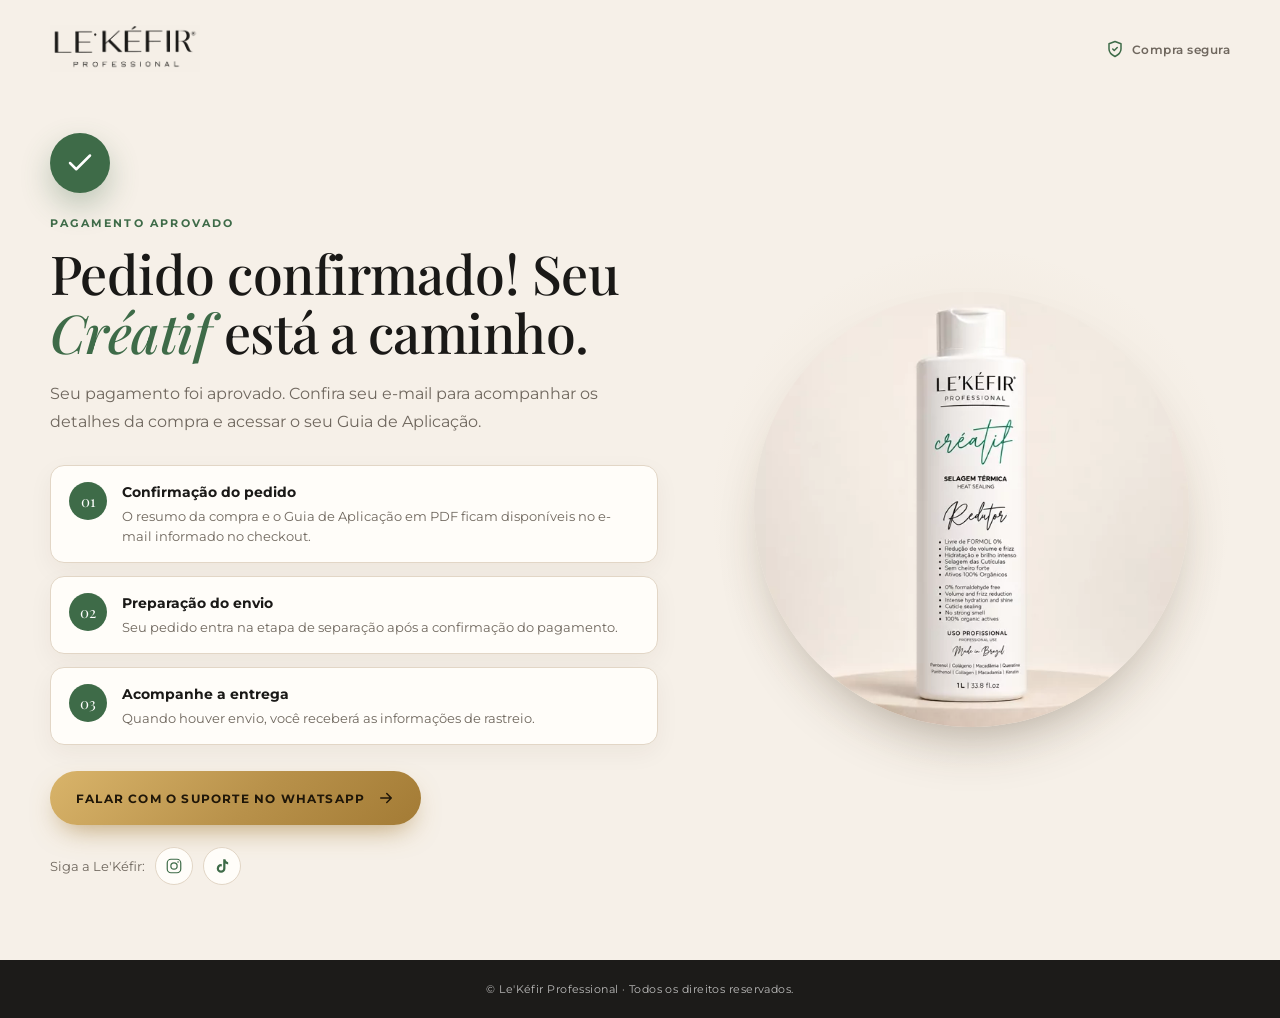
<file: obrigado/index.html>
<!doctype html>
<html lang="pt-BR">
<head>
  <meta charset="utf-8">
  <meta name="viewport" content="width=device-width, initial-scale=1">
  <meta name="robots" content="noindex, nofollow">
  <meta name="theme-color" content="#F6F0E8">
  <title>Pagamento aprovado | Le'Kéfir Professional</title>
  <meta name="description" content="Seu pagamento foi aprovado. Confira seu e-mail para acompanhar os detalhes da compra e acessar o seu Guia de Aplicação.">
  <link rel="icon" href="/assets/img/favicon.svg" type="image/svg+xml">
  <link rel="preconnect" href="https://fonts.googleapis.com">
  <link rel="preconnect" href="https://fonts.gstatic.com" crossorigin>
  <link href="https://fonts.googleapis.com/css2?family=Montserrat:wght@400;500;600;700&family=Playfair+Display:ital,wght@0,500;1,500&display=swap" rel="stylesheet">
  <link rel="stylesheet" href="/css/thank-you.css">
  <script src="/js/config.js" defer></script>
  <script src="/js/thank-you.js" data-pixel="1695981177438635" data-status="approved" defer></script>
</head>
<body class="ty-page">
  <noscript><img height="1" width="1" style="display:none" alt="" src="https://www.facebook.com/tr?id=1695981177438635&amp;ev=PageView&amp;noscript=1"></noscript>
  <header class="ty-header">
    <a class="ty-logo" href="/" aria-label="Le'Kéfir Professional, início"><img src="/assets/img/logo-dark.png" alt="Le'Kéfir Professional" width="150" height="48"></a>
    <span class="ty-secure"><svg viewBox="0 0 24 24" fill="none" stroke="currentColor" stroke-width="2" stroke-linecap="round" stroke-linejoin="round" aria-hidden="true"><path d="M12 22s8-4 8-10V5l-8-3-8 3v7c0 6 8 10 8 10Z"/><path d="m9 12 2 2 4-4"/></svg> Compra segura</span>
  </header>
  <main class="ty-main">
    <section class="ty-hero" aria-labelledby="thank-you-title">
      <div class="ty-copy">
        <div class="ty-badge ty-badge--approved"><svg viewBox="0 0 24 24" aria-hidden="true"><path d="M20 6 9 17l-5-5"/></svg></div>
        <p class="ty-eyebrow">Pagamento aprovado</p>
        <h1 id="thank-you-title">Pedido confirmado! Seu <em>Créatif</em> está a caminho.</h1>
        <p class="ty-lead">Seu pagamento foi aprovado. Confira seu e-mail para acompanhar os detalhes da compra e acessar o seu Guia de Aplicação.</p>
        <ol class="ty-steps">
          <li><span class="ty-step-number">01</span><div><strong>Confirmação do pedido</strong><p>O resumo da compra e o Guia de Aplicação em PDF ficam disponíveis no e-mail informado no checkout.</p></div></li>
          <li><span class="ty-step-number">02</span><div><strong>Preparação do envio</strong><p>Seu pedido entra na etapa de separação após a confirmação do pagamento.</p></div></li>
          <li><span class="ty-step-number">03</span><div><strong>Acompanhe a entrega</strong><p>Quando houver envio, você receberá as informações de rastreio.</p></div></li>
        </ol>
        <a class="ty-cta" href="#" data-ty-wa target="_blank" rel="noopener noreferrer">FALAR COM O SUPORTE NO WHATSAPP <svg viewBox="0 0 24 24" fill="none" stroke="currentColor" stroke-width="2" stroke-linecap="round" stroke-linejoin="round" aria-hidden="true"><path d="M5 12h14m-6-6 6 6-6 6"/></svg></a>
        <div class="ty-social">
          <span>Siga a Le'Kéfir:</span>
          <a href="https://www.instagram.com/lekefircosmeticos/" target="_blank" rel="noopener noreferrer" aria-label="Instagram @lekefircosmeticos (abre em nova guia)"><svg viewBox="0 0 24 24" aria-hidden="true"><rect x="3" y="3" width="18" height="18" rx="5"/><circle cx="12" cy="12" r="4.2"/><circle cx="17.4" cy="6.6" r="1.1" fill="currentColor" stroke="none"/></svg></a>
          <a href="https://www.tiktok.com/@lekefircosmeticos" target="_blank" rel="noopener noreferrer" aria-label="TikTok @lekefircosmeticos (abre em nova guia)"><svg viewBox="0 0 24 24" aria-hidden="true"><path fill="currentColor" stroke="none" d="M16.6 3c.3 2.1 1.6 3.6 3.6 3.9v3a7 7 0 0 1-3.6-1.1v6.4a5.8 5.8 0 1 1-5.8-5.8c.3 0 .6 0 .9.1v3.1a2.8 2.8 0 1 0 1.9 2.6V3z"/></svg></a>
        </div>
      </div>
      <div class="ty-visual"><img src="/assets/img/offer-1.webp" alt="Frasco Créatif Redutor Le'Kéfir 1L" width="600" height="600"></div>
    </section>
  </main>
  <footer class="ty-footer">© Le'Kéfir Professional · Todos os direitos reservados.</footer>
</body>
</html>
</file>
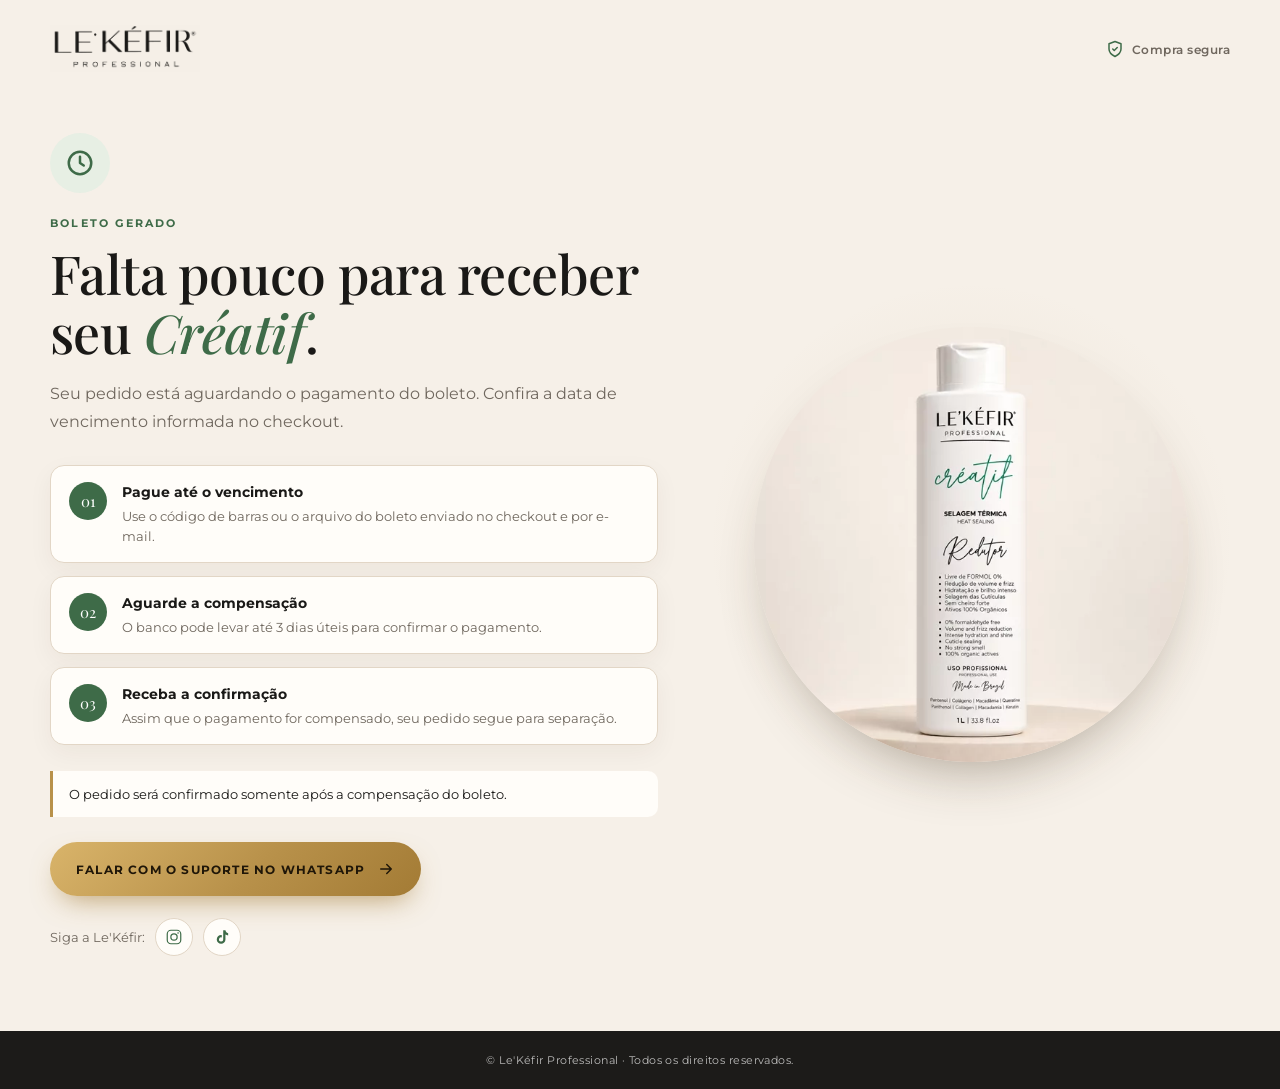
<file: obrigado/boleto/index.html>
<!doctype html>
<html lang="pt-BR">
<head>
  <meta charset="utf-8">
  <meta name="viewport" content="width=device-width, initial-scale=1">
  <meta name="robots" content="noindex, nofollow">
  <meta name="theme-color" content="#F6F0E8">
  <title>Boleto gerado | Le'Kéfir Professional</title>
  <meta name="description" content="Seu pedido está aguardando o pagamento do boleto. Confira a data de vencimento informada no checkout.">
  <link rel="icon" href="/assets/img/favicon.svg" type="image/svg+xml">
  <link rel="preconnect" href="https://fonts.googleapis.com">
  <link rel="preconnect" href="https://fonts.gstatic.com" crossorigin>
  <link href="https://fonts.googleapis.com/css2?family=Montserrat:wght@400;500;600;700&family=Playfair+Display:ital,wght@0,500;1,500&display=swap" rel="stylesheet">
  <link rel="stylesheet" href="/css/thank-you.css">
  <script src="/js/config.js" defer></script>
  <script src="/js/thank-you.js" data-pixel="1695981177438635" data-status="pending" defer></script>
</head>
<body class="ty-page">
  <noscript><img height="1" width="1" style="display:none" alt="" src="https://www.facebook.com/tr?id=1695981177438635&amp;ev=PageView&amp;noscript=1"></noscript>
  <header class="ty-header">
    <a class="ty-logo" href="/" aria-label="Le'Kéfir Professional, início"><img src="/assets/img/logo-dark.png" alt="Le'Kéfir Professional" width="150" height="48"></a>
    <span class="ty-secure"><svg viewBox="0 0 24 24" fill="none" stroke="currentColor" stroke-width="2" stroke-linecap="round" stroke-linejoin="round" aria-hidden="true"><path d="M12 22s8-4 8-10V5l-8-3-8 3v7c0 6 8 10 8 10Z"/><path d="m9 12 2 2 4-4"/></svg> Compra segura</span>
  </header>
  <main class="ty-main">
    <section class="ty-hero" aria-labelledby="thank-you-title">
      <div class="ty-copy">
        <div class="ty-badge ty-badge--pending"><svg viewBox="0 0 24 24" aria-hidden="true"><circle cx="12" cy="12" r="9"/><path d="M12 7v5l3 2"/></svg></div>
        <p class="ty-eyebrow">Boleto gerado</p>
        <h1 id="thank-you-title">Falta pouco para receber seu <em>Créatif</em>.</h1>
        <p class="ty-lead">Seu pedido está aguardando o pagamento do boleto. Confira a data de vencimento informada no checkout.</p>
        <ol class="ty-steps">
          <li><span class="ty-step-number">01</span><div><strong>Pague até o vencimento</strong><p>Use o código de barras ou o arquivo do boleto enviado no checkout e por e-mail.</p></div></li>
          <li><span class="ty-step-number">02</span><div><strong>Aguarde a compensação</strong><p>O banco pode levar até 3 dias úteis para confirmar o pagamento.</p></div></li>
          <li><span class="ty-step-number">03</span><div><strong>Receba a confirmação</strong><p>Assim que o pagamento for compensado, seu pedido segue para separação.</p></div></li>
        </ol>
        <p class="ty-note">O pedido será confirmado somente após a compensação do boleto.</p>
        <a class="ty-cta" href="#" data-ty-wa target="_blank" rel="noopener noreferrer">FALAR COM O SUPORTE NO WHATSAPP <svg viewBox="0 0 24 24" fill="none" stroke="currentColor" stroke-width="2" stroke-linecap="round" stroke-linejoin="round" aria-hidden="true"><path d="M5 12h14m-6-6 6 6-6 6"/></svg></a>
        <div class="ty-social">
          <span>Siga a Le'Kéfir:</span>
          <a href="https://www.instagram.com/lekefircosmeticos/" target="_blank" rel="noopener noreferrer" aria-label="Instagram @lekefircosmeticos (abre em nova guia)"><svg viewBox="0 0 24 24" aria-hidden="true"><rect x="3" y="3" width="18" height="18" rx="5"/><circle cx="12" cy="12" r="4.2"/><circle cx="17.4" cy="6.6" r="1.1" fill="currentColor" stroke="none"/></svg></a>
          <a href="https://www.tiktok.com/@lekefircosmeticos" target="_blank" rel="noopener noreferrer" aria-label="TikTok @lekefircosmeticos (abre em nova guia)"><svg viewBox="0 0 24 24" aria-hidden="true"><path fill="currentColor" stroke="none" d="M16.6 3c.3 2.1 1.6 3.6 3.6 3.9v3a7 7 0 0 1-3.6-1.1v6.4a5.8 5.8 0 1 1-5.8-5.8c.3 0 .6 0 .9.1v3.1a2.8 2.8 0 1 0 1.9 2.6V3z"/></svg></a>
        </div>
      </div>
      <div class="ty-visual"><img src="/assets/img/offer-1.webp" alt="Frasco Créatif Redutor Le'Kéfir 1L" width="600" height="600"></div>
    </section>
  </main>
  <footer class="ty-footer">© Le'Kéfir Professional · Todos os direitos reservados.</footer>
</body>
</html>
</file>
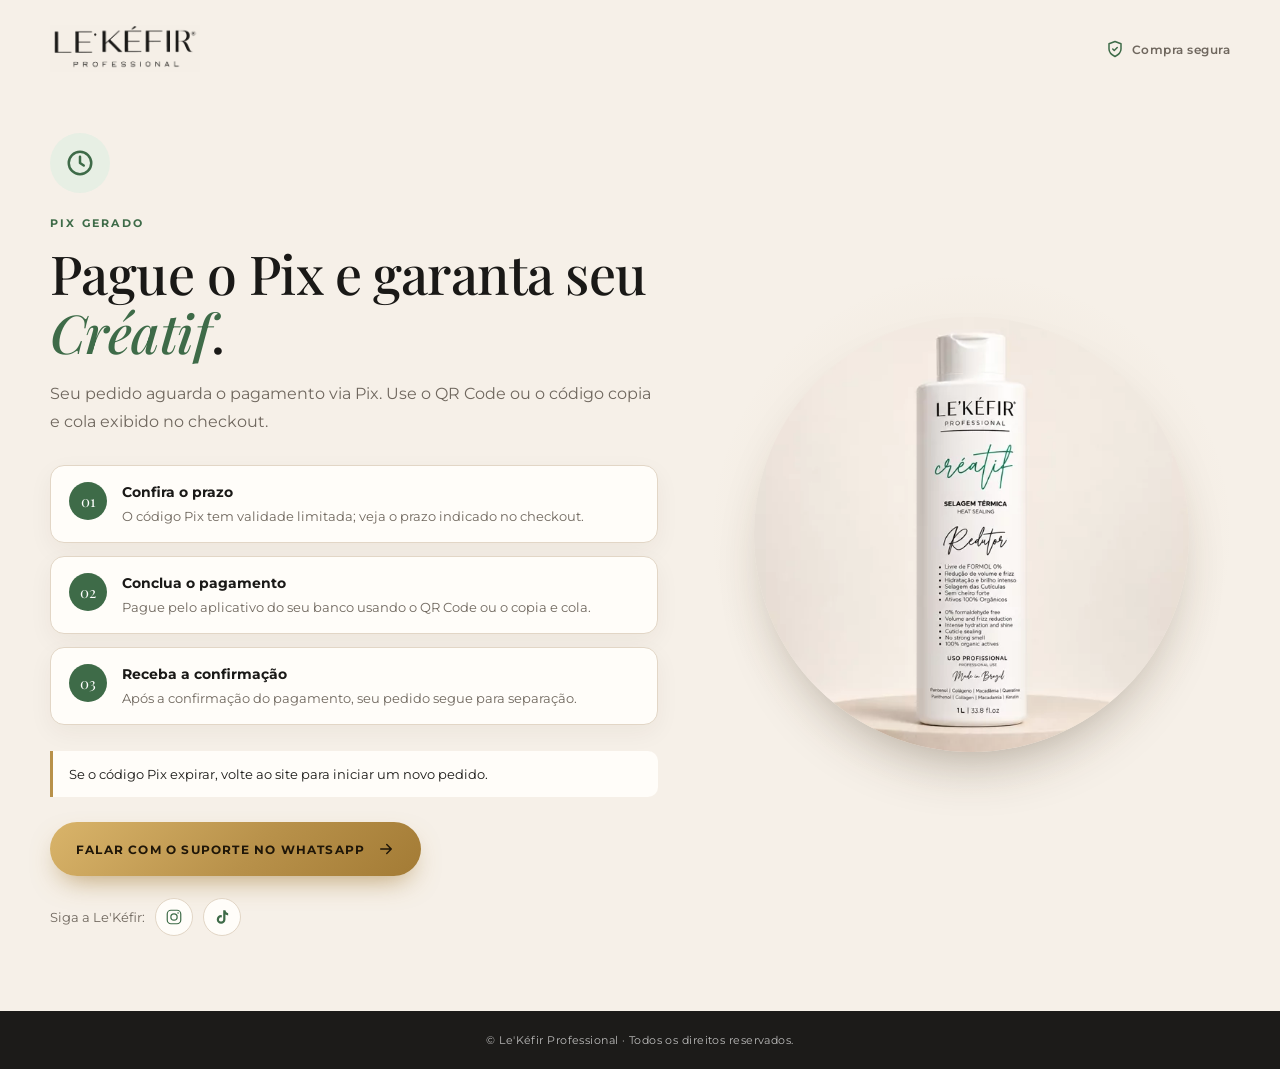
<file: obrigado/pix/index.html>
<!doctype html>
<html lang="pt-BR">
<head>
  <meta charset="utf-8">
  <meta name="viewport" content="width=device-width, initial-scale=1">
  <meta name="robots" content="noindex, nofollow">
  <meta name="theme-color" content="#F6F0E8">
  <title>Pix gerado | Le'Kéfir Professional</title>
  <meta name="description" content="Seu pedido aguarda o pagamento via Pix. Use o QR Code ou o código copia e cola exibido no checkout.">
  <link rel="icon" href="/assets/img/favicon.svg" type="image/svg+xml">
  <link rel="preconnect" href="https://fonts.googleapis.com">
  <link rel="preconnect" href="https://fonts.gstatic.com" crossorigin>
  <link href="https://fonts.googleapis.com/css2?family=Montserrat:wght@400;500;600;700&family=Playfair+Display:ital,wght@0,500;1,500&display=swap" rel="stylesheet">
  <link rel="stylesheet" href="/css/thank-you.css">
  <script src="/js/config.js" defer></script>
  <script src="/js/thank-you.js" data-pixel="1695981177438635" data-status="pending" defer></script>
</head>
<body class="ty-page">
  <noscript><img height="1" width="1" style="display:none" alt="" src="https://www.facebook.com/tr?id=1695981177438635&amp;ev=PageView&amp;noscript=1"></noscript>
  <header class="ty-header">
    <a class="ty-logo" href="/" aria-label="Le'Kéfir Professional, início"><img src="/assets/img/logo-dark.png" alt="Le'Kéfir Professional" width="150" height="48"></a>
    <span class="ty-secure"><svg viewBox="0 0 24 24" fill="none" stroke="currentColor" stroke-width="2" stroke-linecap="round" stroke-linejoin="round" aria-hidden="true"><path d="M12 22s8-4 8-10V5l-8-3-8 3v7c0 6 8 10 8 10Z"/><path d="m9 12 2 2 4-4"/></svg> Compra segura</span>
  </header>
  <main class="ty-main">
    <section class="ty-hero" aria-labelledby="thank-you-title">
      <div class="ty-copy">
        <div class="ty-badge ty-badge--pending"><svg viewBox="0 0 24 24" aria-hidden="true"><circle cx="12" cy="12" r="9"/><path d="M12 7v5l3 2"/></svg></div>
        <p class="ty-eyebrow">Pix gerado</p>
        <h1 id="thank-you-title">Pague o Pix e garanta seu <em>Créatif</em>.</h1>
        <p class="ty-lead">Seu pedido aguarda o pagamento via Pix. Use o QR Code ou o código copia e cola exibido no checkout.</p>
        <ol class="ty-steps">
          <li><span class="ty-step-number">01</span><div><strong>Confira o prazo</strong><p>O código Pix tem validade limitada; veja o prazo indicado no checkout.</p></div></li>
          <li><span class="ty-step-number">02</span><div><strong>Conclua o pagamento</strong><p>Pague pelo aplicativo do seu banco usando o QR Code ou o copia e cola.</p></div></li>
          <li><span class="ty-step-number">03</span><div><strong>Receba a confirmação</strong><p>Após a confirmação do pagamento, seu pedido segue para separação.</p></div></li>
        </ol>
        <p class="ty-note">Se o código Pix expirar, volte ao site para iniciar um novo pedido.</p>
        <a class="ty-cta" href="#" data-ty-wa target="_blank" rel="noopener noreferrer">FALAR COM O SUPORTE NO WHATSAPP <svg viewBox="0 0 24 24" fill="none" stroke="currentColor" stroke-width="2" stroke-linecap="round" stroke-linejoin="round" aria-hidden="true"><path d="M5 12h14m-6-6 6 6-6 6"/></svg></a>
        <div class="ty-social">
          <span>Siga a Le'Kéfir:</span>
          <a href="https://www.instagram.com/lekefircosmeticos/" target="_blank" rel="noopener noreferrer" aria-label="Instagram @lekefircosmeticos (abre em nova guia)"><svg viewBox="0 0 24 24" aria-hidden="true"><rect x="3" y="3" width="18" height="18" rx="5"/><circle cx="12" cy="12" r="4.2"/><circle cx="17.4" cy="6.6" r="1.1" fill="currentColor" stroke="none"/></svg></a>
          <a href="https://www.tiktok.com/@lekefircosmeticos" target="_blank" rel="noopener noreferrer" aria-label="TikTok @lekefircosmeticos (abre em nova guia)"><svg viewBox="0 0 24 24" aria-hidden="true"><path fill="currentColor" stroke="none" d="M16.6 3c.3 2.1 1.6 3.6 3.6 3.9v3a7 7 0 0 1-3.6-1.1v6.4a5.8 5.8 0 1 1-5.8-5.8c.3 0 .6 0 .9.1v3.1a2.8 2.8 0 1 0 1.9 2.6V3z"/></svg></a>
        </div>
      </div>
      <div class="ty-visual"><img src="/assets/img/offer-1.webp" alt="Frasco Créatif Redutor Le'Kéfir 1L" width="600" height="600"></div>
    </section>
  </main>
  <footer class="ty-footer">© Le'Kéfir Professional · Todos os direitos reservados.</footer>
</body>
</html>
</file>
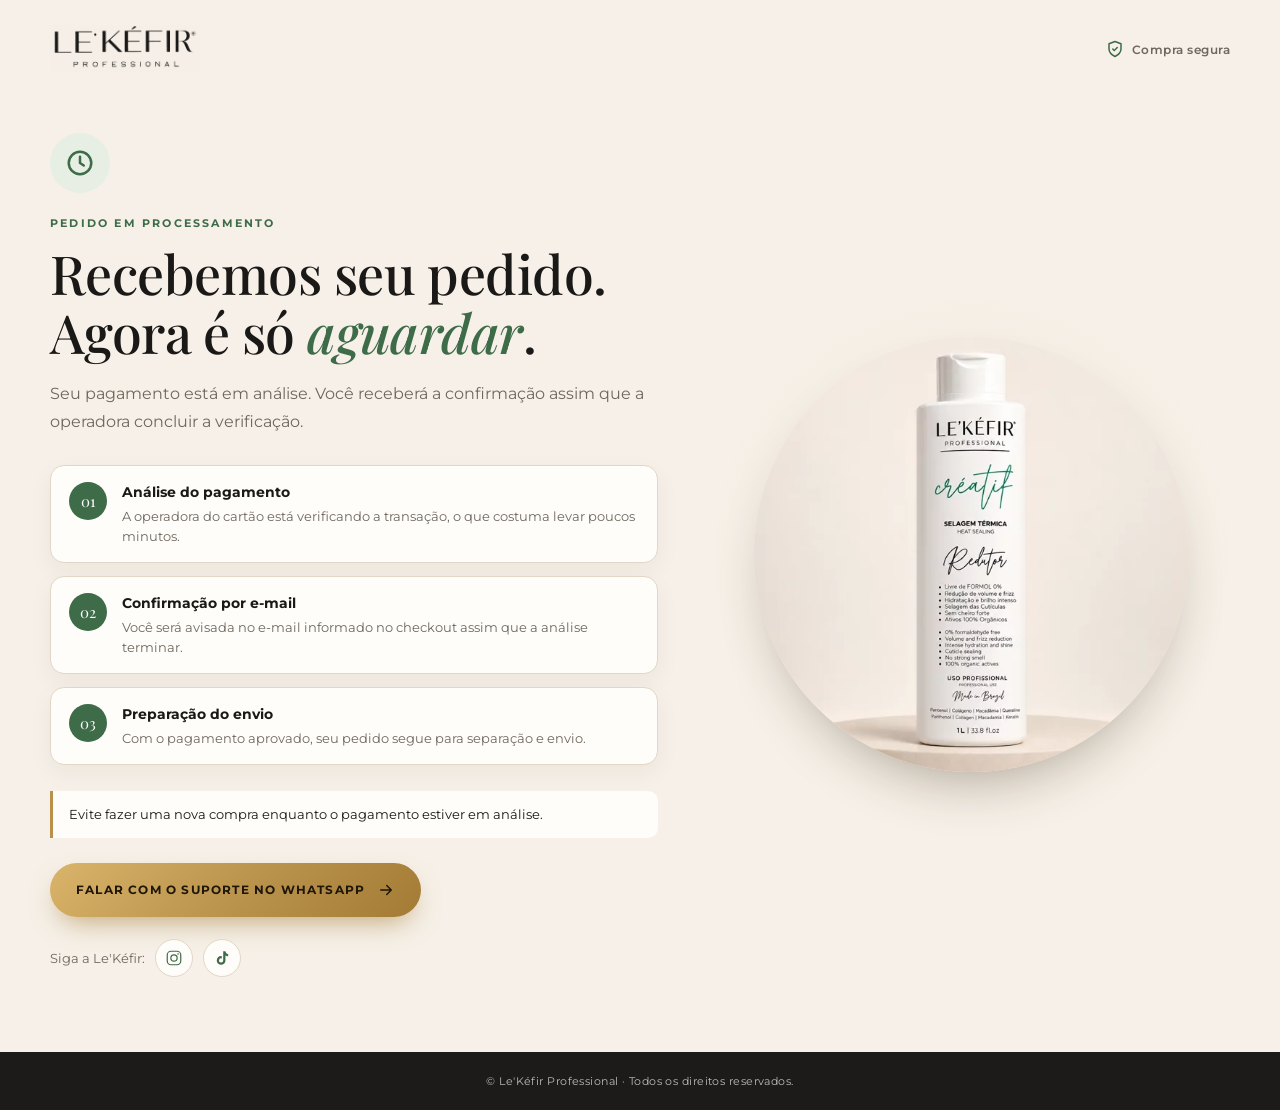
<file: obrigado/processando/index.html>
<!doctype html>
<html lang="pt-BR">
<head>
  <meta charset="utf-8">
  <meta name="viewport" content="width=device-width, initial-scale=1">
  <meta name="robots" content="noindex, nofollow">
  <meta name="theme-color" content="#F6F0E8">
  <title>Pedido em processamento | Le'Kéfir Professional</title>
  <meta name="description" content="Seu pagamento está em análise. Você receberá a confirmação assim que a operadora concluir a verificação.">
  <link rel="icon" href="/assets/img/favicon.svg" type="image/svg+xml">
  <link rel="preconnect" href="https://fonts.googleapis.com">
  <link rel="preconnect" href="https://fonts.gstatic.com" crossorigin>
  <link href="https://fonts.googleapis.com/css2?family=Montserrat:wght@400;500;600;700&family=Playfair+Display:ital,wght@0,500;1,500&display=swap" rel="stylesheet">
  <link rel="stylesheet" href="/css/thank-you.css">
  <script src="/js/config.js" defer></script>
  <script src="/js/thank-you.js" data-pixel="1695981177438635" data-status="pending" defer></script>
</head>
<body class="ty-page">
  <noscript><img height="1" width="1" style="display:none" alt="" src="https://www.facebook.com/tr?id=1695981177438635&amp;ev=PageView&amp;noscript=1"></noscript>
  <header class="ty-header">
    <a class="ty-logo" href="/" aria-label="Le'Kéfir Professional, início"><img src="/assets/img/logo-dark.png" alt="Le'Kéfir Professional" width="150" height="48"></a>
    <span class="ty-secure"><svg viewBox="0 0 24 24" fill="none" stroke="currentColor" stroke-width="2" stroke-linecap="round" stroke-linejoin="round" aria-hidden="true"><path d="M12 22s8-4 8-10V5l-8-3-8 3v7c0 6 8 10 8 10Z"/><path d="m9 12 2 2 4-4"/></svg> Compra segura</span>
  </header>
  <main class="ty-main">
    <section class="ty-hero" aria-labelledby="thank-you-title">
      <div class="ty-copy">
        <div class="ty-badge ty-badge--pending"><svg viewBox="0 0 24 24" aria-hidden="true"><circle cx="12" cy="12" r="9"/><path d="M12 7v5l3 2"/></svg></div>
        <p class="ty-eyebrow">Pedido em processamento</p>
        <h1 id="thank-you-title">Recebemos seu pedido. Agora é só <em>aguardar</em>.</h1>
        <p class="ty-lead">Seu pagamento está em análise. Você receberá a confirmação assim que a operadora concluir a verificação.</p>
        <ol class="ty-steps">
          <li><span class="ty-step-number">01</span><div><strong>Análise do pagamento</strong><p>A operadora do cartão está verificando a transação, o que costuma levar poucos minutos.</p></div></li>
          <li><span class="ty-step-number">02</span><div><strong>Confirmação por e-mail</strong><p>Você será avisada no e-mail informado no checkout assim que a análise terminar.</p></div></li>
          <li><span class="ty-step-number">03</span><div><strong>Preparação do envio</strong><p>Com o pagamento aprovado, seu pedido segue para separação e envio.</p></div></li>
        </ol>
        <p class="ty-note">Evite fazer uma nova compra enquanto o pagamento estiver em análise.</p>
        <a class="ty-cta" href="#" data-ty-wa target="_blank" rel="noopener noreferrer">FALAR COM O SUPORTE NO WHATSAPP <svg viewBox="0 0 24 24" fill="none" stroke="currentColor" stroke-width="2" stroke-linecap="round" stroke-linejoin="round" aria-hidden="true"><path d="M5 12h14m-6-6 6 6-6 6"/></svg></a>
        <div class="ty-social">
          <span>Siga a Le'Kéfir:</span>
          <a href="https://www.instagram.com/lekefircosmeticos/" target="_blank" rel="noopener noreferrer" aria-label="Instagram @lekefircosmeticos (abre em nova guia)"><svg viewBox="0 0 24 24" aria-hidden="true"><rect x="3" y="3" width="18" height="18" rx="5"/><circle cx="12" cy="12" r="4.2"/><circle cx="17.4" cy="6.6" r="1.1" fill="currentColor" stroke="none"/></svg></a>
          <a href="https://www.tiktok.com/@lekefircosmeticos" target="_blank" rel="noopener noreferrer" aria-label="TikTok @lekefircosmeticos (abre em nova guia)"><svg viewBox="0 0 24 24" aria-hidden="true"><path fill="currentColor" stroke="none" d="M16.6 3c.3 2.1 1.6 3.6 3.6 3.9v3a7 7 0 0 1-3.6-1.1v6.4a5.8 5.8 0 1 1-5.8-5.8c.3 0 .6 0 .9.1v3.1a2.8 2.8 0 1 0 1.9 2.6V3z"/></svg></a>
        </div>
      </div>
      <div class="ty-visual"><img src="/assets/img/offer-1.webp" alt="Frasco Créatif Redutor Le'Kéfir 1L" width="600" height="600"></div>
    </section>
  </main>
  <footer class="ty-footer">© Le'Kéfir Professional · Todos os direitos reservados.</footer>
</body>
</html>
</file>
<file: css/style.css>
/* ============ Le'Kéfir Créatif | Landing Page ============ */
:root {
  --cream: #F6F0E8;
  --sand: #EDE3D6;
  --paper: #FFFDF9;
  --ink: #1A1917;
  --ink-2: #4A453F;
  --muted: #7C746B;
  --line: #E2D6C6;
  --gold: #B8914A;
  --gold-1: #D9B46A;
  --gold-2: #A37B35;
  --green: #3E6B48;
  --green-light: #9CC29D;
  --taupe: #8A7F76;
  --sage: #6F7D62;
  --dark: #1C1B19;
  --dark-2: #262421;

  --serif: 'Playfair Display', Georgia, serif;
  --sans: 'Montserrat', system-ui, -apple-system, 'Segoe UI', sans-serif;
  --script: 'Allura', cursive;

  --radius: 18px;
  --shadow: 0 18px 50px -20px rgba(60, 45, 25, .35);
  --container: 1160px;
}

*, *::before, *::after { box-sizing: border-box; }
[hidden] { display: none !important; }
html { scroll-behavior: smooth; -webkit-text-size-adjust: 100%; }
body {
  margin: 0;
  font-family: var(--sans);
  font-size: 16px;
  line-height: 1.65;
  color: var(--ink-2);
  background: var(--cream);
  -webkit-font-smoothing: antialiased;
  overflow-x: hidden;
}
img, video { display: block; max-width: 100%; height: auto; }
a { color: inherit; }
h1, h2, h3 { color: var(--ink); margin: 0; }
p { margin: 0 0 1em; }
svg { width: 24px; height: 24px; fill: none; stroke: currentColor; stroke-width: 1.4; stroke-linecap: round; stroke-linejoin: round; }

.container { width: 100%; max-width: var(--container); margin: 0 auto; padding: 0 20px; }
.container--narrow { max-width: 820px; }
.center { text-align: center; margin-top: 40px; }
.muted { color: var(--muted); }
.small { font-size: .85rem; }
.rounded { border-radius: var(--radius); box-shadow: var(--shadow); }

/* ---------- tipografia ---------- */
.eyebrow {
  font-size: .72rem; font-weight: 600; letter-spacing: .22em; text-transform: uppercase;
  color: var(--green); margin-bottom: 14px;
}
.eyebrow--light { color: var(--green-light); }
.display, .title { font-family: var(--serif); font-weight: 500; line-height: 1.12; letter-spacing: -.01em; }
.display { font-size: clamp(2.4rem, 6vw, 4.2rem); margin-bottom: 20px; }
.title { font-size: clamp(1.85rem, 4vw, 2.8rem); margin-bottom: 18px; }
.display em, .title em { font-style: italic; color: var(--green); }
.lead { font-size: 1.08rem; color: var(--ink-2); max-width: 520px; }

/* ---------- botões ---------- */
.btn {
  display: inline-flex; align-items: center; justify-content: center; gap: 10px;
  padding: 15px 30px; border-radius: 999px; border: 0; cursor: pointer;
  font: 700 .82rem/1 var(--sans); letter-spacing: .12em; text-transform: uppercase; text-decoration: none;
  transition: transform .2s ease, box-shadow .2s ease, filter .2s ease;
}
.btn:hover { transform: translateY(-2px); }
.btn:focus-visible { outline: 3px solid var(--green); outline-offset: 3px; }
.btn--gold {
  color: #1F1608;
  background: linear-gradient(135deg, var(--gold-1), var(--gold) 55%, var(--gold-2));
  box-shadow: 0 12px 28px -10px rgba(163, 123, 53, .7);
}
.btn--gold:hover { filter: brightness(1.06); box-shadow: 0 16px 34px -10px rgba(163, 123, 53, .8); }
.btn--dark { color: var(--cream); background: var(--ink); }
.btn--lg { padding: 18px 38px; font-size: .9rem; }
.btn[disabled] { opacity: .5; pointer-events: none; }

/* ---------- topbar ---------- */
.topbar {
  background: var(--ink); color: #EFE6D8; text-align: center;
  font-size: .72rem; letter-spacing: .14em; text-transform: uppercase; padding: 9px 12px;
}
.topbar__sep { margin: 0 10px; color: var(--gold-1); }

/* ---------- logo ---------- */
.logo { width: 170px; height: auto; margin-bottom: 26px; }
.logo--light { margin: 0 auto 26px; }

/* ---------- HERO ---------- */
.hero { position: relative; background: var(--cream); overflow: hidden; }
.hero__bg img { width: 100%; height: 100%; object-fit: cover; }
.hero__inner { position: relative; }
.hero__content { padding: 34px 0 48px; }
.checks { list-style: none; padding: 0; margin: 22px 0 30px; display: grid; gap: 9px; }
.checks li { position: relative; padding-left: 30px; font-weight: 500; color: var(--ink); font-size: .96rem; }
.checks li::before {
  content: ''; position: absolute; left: 0; top: 3px; width: 19px; height: 19px; border-radius: 50%;
  background: var(--green) url("data:image/svg+xml,%3Csvg xmlns='http://www.w3.org/2000/svg' viewBox='0 0 24 24' fill='none' stroke='white' stroke-width='3' stroke-linecap='round' stroke-linejoin='round'%3E%3Cpath d='M6 12l4 4 8-8'/%3E%3C/svg%3E") center/12px no-repeat;
}
.hero__price { margin-top: 16px; font-size: .9rem; color: var(--muted); }
.hero__price strong { color: var(--ink); }

@media (max-width: 899px) {
  .hero__bg { display: block; aspect-ratio: 832 / 760; }
  .hero__bg img { object-position: 50% 20%; }
  .hero__content { text-align: left; }
  .hero__content .logo { display: none; }
  .btn--lg { width: 100%; }
}
@media (min-width: 900px) {
  .hero { min-height: 720px; display: flex; align-items: center; }
  /* imagem só no lado direito, fundindo no creme: o texto nunca cobre a modelo */
  .hero__bg { position: absolute; top: 0; right: 0; bottom: 0; width: max(58%, calc(100% - 560px));
    -webkit-mask-image: linear-gradient(90deg, transparent 0, #000 14%); mask-image: linear-gradient(90deg, transparent 0, #000 14%); }
  .hero__bg img { object-position: 88% 30%; }
  .hero__content { max-width: 480px; padding: 70px 0; }
}
@media (min-width: 1500px) {
  .hero__bg { width: 100%; -webkit-mask-image: none; mask-image: none; }
  .hero__bg img { object-position: 60% 30%; }
}

/* ---------- selos ---------- */
.seals { background: var(--paper); border-block: 1px solid var(--line); }
.seals__row { display: flex; flex-wrap: wrap; justify-content: center; gap: 14px 34px; padding-block: 20px; }
.seal { display: flex; align-items: center; gap: 10px; font-size: .78rem; font-weight: 600; letter-spacing: .1em; text-transform: uppercase; color: var(--ink); }
.seal__icon { width: 38px; height: 38px; border-radius: 50%; border: 1px solid var(--green); color: var(--green); display: grid; place-items: center; }
.seal__icon svg { width: 20px; height: 20px; }

/* ---------- seções ---------- */
.section { padding: 84px 0; }
.section--sand { background: var(--sand); }
.section--dark { background: radial-gradient(120% 120% at 80% 0%, #2E2B27 0%, var(--dark) 60%); color: #CFC6B9; }
.section--dark .title, .section--dark h3, .section--dark strong { color: #F6F0E8; }
.section--dark .title em { color: var(--green-light); }
.section__head { text-align: center; max-width: 720px; margin: 0 auto 48px; }

.split { display: grid; gap: 44px; align-items: center; }
@media (min-width: 900px) {
  .split { grid-template-columns: 1fr 1fr; gap: 72px; }
  .split--reverse .split__media { order: -1; }
}

/* ---------- antes/depois ---------- */
.ba { position: relative; border-radius: var(--radius); overflow: hidden; box-shadow: var(--shadow); aspect-ratio: 4 / 5; user-select: none; --pos: 50%; }
.ba__img { position: absolute; inset: 0; width: 100%; height: 100%; object-fit: cover; }
.ba__before { position: absolute; inset: 0; clip-path: inset(0 calc(100% - var(--pos)) 0 0); }
.ba__tag { position: absolute; top: 16px; padding: 7px 16px; border-radius: 999px; font-size: .72rem; font-weight: 700; letter-spacing: .14em; text-transform: uppercase; color: #fff; z-index: 2; }
.ba__tag--before { left: 16px; background: var(--taupe); }
.ba__tag--after { right: 16px; background: var(--sage); }
.ba__handle { position: absolute; top: 0; bottom: 0; left: var(--pos); width: 2px; background: #fff; transform: translateX(-1px); z-index: 2; pointer-events: none; }
.ba__handle span { position: absolute; top: 50%; left: 50%; width: 46px; height: 46px; border-radius: 50%; background: #fff; transform: translate(-50%, -50%); box-shadow: 0 6px 18px rgba(0,0,0,.25); }
.ba__handle span::before, .ba__handle span::after { content: ''; position: absolute; top: 50%; width: 0; height: 0; border: 6px solid transparent; transform: translateY(-50%); }
.ba__handle span::before { left: 9px; border-right-color: var(--ink); }
.ba__handle span::after { right: 9px; border-left-color: var(--ink); }
.ba__range { position: absolute; inset: 0; width: 100%; height: 100%; opacity: 0; cursor: ew-resize; z-index: 3; margin: 0; }
.ba__range:focus-visible + .ba__handle, .ba:focus-within .ba__handle span { outline: 3px solid var(--green); }

/* ---------- vídeos e galeria ---------- */
.videos { display: grid; grid-template-columns: repeat(3, 1fr); gap: 18px; }
.video-card { margin: 0; position: relative; border-radius: var(--radius); overflow: hidden; box-shadow: var(--shadow); background: var(--dark); aspect-ratio: 9 / 16; }
.video-card video { width: 100%; height: 100%; object-fit: cover; }
.video-card figcaption { position: absolute; left: 0; right: 0; bottom: 0; padding: 40px 16px 14px; font-size: .8rem; font-weight: 600; color: #fff; background: linear-gradient(transparent, rgba(0,0,0,.65)); }
@media (max-width: 899px) {
  .videos { grid-template-columns: repeat(3, 72%); overflow-x: auto; scroll-snap-type: x mandatory; padding-bottom: 8px; margin-inline: -20px; padding-inline: 20px; }
  .video-card { scroll-snap-align: center; }
}
.gallery { display: grid; gap: 18px; margin-top: 18px; }
.gallery img { border-radius: var(--radius); box-shadow: var(--shadow); width: 100%; }
@media (min-width: 900px) { .gallery { grid-template-columns: 1fr 1fr; align-items: center; } }
.disclaimer { text-align: center; font-size: .78rem; color: var(--muted); margin-top: 18px; }

/* ---------- tipos ---------- */
.types { display: grid; grid-template-columns: repeat(2, 1fr); gap: 16px; }
@media (min-width: 900px) { .types { grid-template-columns: repeat(4, 1fr); gap: 22px; } }
.type { margin: 0; position: relative; border-radius: var(--radius); overflow: hidden; box-shadow: var(--shadow); }
.type img { width: 100%; aspect-ratio: 1; object-fit: cover; }
.type figcaption { position: absolute; left: 12px; bottom: 12px; padding: 7px 16px; border-radius: 999px; background: rgba(255,253,249,.92); color: var(--ink); font-size: .74rem; font-weight: 700; letter-spacing: .14em; text-transform: uppercase; }

/* ---------- benefícios ---------- */
.benefits { list-style: none; padding: 0; margin: 28px 0 0; display: grid; gap: 18px; }
@media (min-width: 600px) { .benefits { grid-template-columns: 1fr 1fr; } }
.benefits li { display: flex; gap: 14px; align-items: flex-start; font-size: .9rem; line-height: 1.45; }
.benefits strong { display: block; font-size: .95rem; margin-bottom: 2px; }
.ico { flex: none; width: 46px; height: 46px; border-radius: 50%; border: 1px solid rgba(156,194,157,.6); color: var(--green-light); display: grid; place-items: center; }

/* ---------- ativos ---------- */
.actives { display: grid; gap: 14px; margin-top: 24px; }
@media (min-width: 600px) { .actives { grid-template-columns: 1fr 1fr; } }
.active { background: var(--paper); border: 1px solid var(--line); border-radius: 14px; padding: 18px 20px; }
.active h3 { font-family: var(--serif); font-size: 1.2rem; font-weight: 600; margin-bottom: 4px; color: var(--green); }
.active p { margin: 0; font-size: .88rem; line-height: 1.5; }

/* ---------- rendimento ---------- */
.stats { display: grid; gap: 18px; }
@media (min-width: 760px) { .stats { grid-template-columns: repeat(3, 1fr); } }
.stat { background: var(--paper); border: 1px solid var(--line); border-radius: var(--radius); padding: 34px 20px; text-align: center; display: grid; gap: 8px; }
.stat__num { font-family: var(--serif); font-size: 3.6rem; line-height: 1; color: var(--ink); }
.stat__num small { font-size: .45em; }
.stat__label { font-size: .85rem; font-weight: 600; text-transform: uppercase; letter-spacing: .08em; color: var(--ink-2); }
.stat__label small { text-transform: none; letter-spacing: 0; font-weight: 400; color: var(--muted); }
.stat--gold { background: linear-gradient(150deg, #2A2724, var(--dark)); border-color: transparent; }
.stat--gold .stat__num { color: var(--gold-1); }
.stat--gold .stat__label { color: #EFE6D8; }

/* ---------- passos ---------- */
.steps { list-style: none; counter-reset: s; padding: 0; margin: 24px 0; display: grid; gap: 16px; }
.steps li { counter-increment: s; position: relative; padding-left: 58px; font-size: .92rem; line-height: 1.5; }
.steps li::before { content: counter(s); position: absolute; left: 0; top: 0; width: 42px; height: 42px; border-radius: 50%; background: var(--green); color: #fff; font-family: var(--serif); font-size: 1.2rem; display: grid; place-items: center; }
.steps strong { display: block; color: var(--ink); }
.note { font-size: .85rem; background: var(--paper); border-left: 3px solid var(--gold); padding: 14px 18px; border-radius: 0 12px 12px 0; }

/* ---------- registro Anvisa ---------- */
.registration { background: linear-gradient(130deg, #E7EFE4, #F3F0E7); border-block: 1px solid #CBDCCB; }
.registration__inner { display: grid; grid-template-columns: 150px minmax(0, 1fr); gap: 44px; align-items: center; max-width: 920px; }
.registration__icon { width: 150px; height: 150px; border-radius: 50%; display: grid; place-items: center; background: var(--green); color: #fff; box-shadow: 0 18px 40px -18px rgba(34, 78, 44, .55); }
.registration__icon svg { width: 78px; height: 78px; stroke-width: 2.5; }
.registration .title { margin-bottom: 12px; }
.registration__intro { margin-bottom: 20px; }
.registration__number { display: inline-flex; flex-direction: column; padding: 12px 20px; border: 1px solid #B7CEB7; border-radius: 12px; background: var(--paper); color: var(--ink); }
.registration__number span { font-size: .68rem; font-weight: 700; letter-spacing: .13em; text-transform: uppercase; color: var(--green); }
.registration__number strong { font-size: clamp(1.05rem, 3vw, 1.3rem); line-height: 1.35; letter-spacing: .01em; overflow-wrap: anywhere; }
@media (max-width: 639px) {
  .registration__inner { grid-template-columns: 1fr; gap: 22px; text-align: center; }
  .registration__icon { width: 88px; height: 88px; margin: 0 auto; }
  .registration__icon svg { width: 48px; height: 48px; }
}

/* ---------- garantia CDC ---------- */
.guarantee { background: #fff; border-top: 10px solid var(--green); padding: 64px 0 56px; }
.guarantee__inner { display: grid; grid-template-columns: minmax(0, 1fr) 240px; gap: 36px; align-items: center; max-width: 860px; }
.guarantee h2 { font-family: var(--sans); font-weight: 700; font-size: clamp(1.55rem, 3vw, 2rem); letter-spacing: .01em; text-transform: uppercase; margin-bottom: 8px; }
.guarantee__lead { margin: 0 0 12px; color: var(--green); font-weight: 700; font-size: .92rem; letter-spacing: .04em; text-transform: uppercase; }
.guarantee__text p:last-of-type { max-width: 460px; margin-bottom: 22px; }
.guarantee__medal { width: 100%; height: auto; display: block; }
@media (max-width: 720px) {
  .guarantee { padding: 48px 0 40px; }
  .guarantee__inner { grid-template-columns: 1fr; text-align: center; gap: 8px; }
  .guarantee__text p:last-of-type { margin-inline: auto; }
  .guarantee__medal { width: 200px; margin: 8px auto 0; order: -1; }
}

/* ---------- ofertas ---------- */
.section--offers { background: linear-gradient(var(--sand), var(--cream)); }
.offers { display: flex; flex-wrap: wrap; justify-content: center; gap: 22px; align-items: stretch; }
.offer { position: relative; display: flex; flex-direction: column; width: 100%; background: var(--paper); border: 1px solid var(--line); border-radius: 22px; padding: 22px 20px 24px; text-align: center; box-shadow: 0 10px 30px -18px rgba(60,45,25,.4); }
@media (min-width: 640px) { .offer { width: calc(50% - 11px); } }
@media (min-width: 1080px) { .offer { width: calc(33.333% - 15px); max-width: 340px; } }
.offer--featured { border: 2px solid var(--gold); box-shadow: 0 24px 50px -22px rgba(163,123,53,.6); }
@media (min-width: 1080px) { .offer--featured { transform: translateY(-12px); } }
.offer__badge { position: absolute; top: -13px; left: 50%; transform: translateX(-50%); white-space: nowrap; padding: 6px 16px; border-radius: 999px; font-size: .68rem; font-weight: 700; letter-spacing: .14em; background: var(--green); color: #fff; }
.offer--featured .offer__badge { background: linear-gradient(135deg, var(--gold-1), var(--gold-2)); color: #1F1608; }
.offer__img { border-radius: 14px; aspect-ratio: 1; object-fit: cover; margin-bottom: 16px; }
.offer h3 { font-family: var(--serif); font-size: 1.3rem; font-weight: 600; }
.offer__sub { font-size: .8rem; color: var(--muted); margin: 4px 0 14px; }
.offer__from { font-size: .82rem; color: #B5533C; text-decoration: line-through; margin: 0; }
.offer__price { font-family: var(--serif); font-size: 2.4rem; line-height: 1.1; color: var(--ink); margin: 2px 0; }
.offer a.offer__price { text-decoration: none; }
.offer a.offer__price:hover, .offer a.offer__price:focus-visible { color: var(--green); }
.offer__price small { font-size: .45em; }
.offer__price--tbd { font-size: 1.3rem; color: var(--muted); padding: 12px 0; }
.offer__inst { font-size: .8rem; color: var(--muted); margin: 0 0 10px; }
.offer__per { display: inline-block; margin: 0 auto 18px; padding: 6px 12px; border-radius: 8px; background: #EAF1E8; color: var(--green); font-size: .78rem; font-weight: 700; }
.offer .btn { margin-top: auto; width: 100%; }
.offer__ship { font-size: .72rem; color: var(--muted); margin: 10px 0 0; letter-spacing: .06em; text-transform: uppercase; }
.trust { display: flex; flex-wrap: wrap; justify-content: center; gap: 14px 34px; margin-top: 40px; font-size: .78rem; font-weight: 600; letter-spacing: .1em; text-transform: uppercase; color: var(--ink); }
.trust span { display: flex; align-items: center; gap: 8px; }
.trust svg { color: var(--green); }

/* ---------- sobre ---------- */
.about__inner { text-align: center; max-width: 760px; }

/* ---------- FAQ ---------- */
.faq { display: grid; gap: 12px; }
.faq details { background: var(--paper); border: 1px solid var(--line); border-radius: 14px; padding: 0 22px; }
.faq summary { cursor: pointer; list-style: none; padding: 20px 30px 20px 0; position: relative; font-weight: 600; color: var(--ink); }
.faq summary::-webkit-details-marker { display: none; }
.faq summary::after { content: '+'; position: absolute; right: 0; top: 50%; transform: translateY(-50%); font-size: 1.5rem; font-weight: 300; color: var(--green); transition: transform .2s; }
.faq details[open] summary::after { transform: translateY(-50%) rotate(45deg); }
.faq details p { padding-bottom: 20px; margin: 0; font-size: .92rem; }

/* ---------- CTA final ---------- */
.final { background: var(--sand); padding: 64px 0; }
.final__inner { display: grid; gap: 28px; align-items: center; justify-items: center; text-align: center; }
.final__inner img { width: 240px; border-radius: 50%; box-shadow: var(--shadow); }
@media (min-width: 900px) { .final__inner { grid-template-columns: auto 1fr; justify-items: start; text-align: left; gap: 56px; } }

/* ---------- footer ---------- */
.footer { background: var(--dark); color: #9F978C; text-align: center; padding: 54px 0 120px; font-size: .78rem; }
.footer p { max-width: 760px; margin: 0 auto 14px; }
.footer a { color: #D8CFC2; }
.footer__company { color: #D8CFC2; }
.footer__fb { font-size: .7rem; opacity: .75; }

/* ---------- WhatsApp + sticky ---------- */
.wa-float { position: fixed; right: 18px; bottom: 18px; z-index: 50; width: 58px; height: 58px; border-radius: 50%; background: #25D366; color: #fff; display: grid; place-items: center; box-shadow: 0 10px 26px rgba(0,0,0,.25); }
.wa-float svg { width: 32px; height: 32px; stroke: none; }
.sticky-cta { position: fixed; left: 0; right: 0; bottom: 0; z-index: 40; display: flex; align-items: center; justify-content: space-between; gap: 12px; padding: 12px 16px calc(12px + env(safe-area-inset-bottom)); background: rgba(255,253,249,.97); backdrop-filter: blur(8px); border-top: 1px solid var(--line); transform: translateY(110%); transition: transform .3s ease; }
.sticky-cta.is-visible { transform: none; }
.sticky-cta strong { display: block; color: var(--ink); font-size: .9rem; }
.sticky-cta span { font-size: .78rem; color: var(--muted); }
.sticky-cta .btn { padding: 13px 26px; }
@media (min-width: 900px) { .sticky-cta { display: none; } }
@media (max-width: 899px) { .wa-float { bottom: 86px; } }

@media (prefers-reduced-motion: reduce) {
  html { scroll-behavior: auto; }
  .btn, .sticky-cta { transition: none; }
}

/* ---------- ajustes mobile ---------- */
.offer__from--empty { visibility: hidden; }
@media (max-width: 639px) {
  .topbar__sep, .topbar span:last-child { display: none; }
  .seals__row { display: grid; grid-template-columns: 1fr 1fr; gap: 12px 10px; padding-block: 18px; }
  .seal { font-size: .64rem; letter-spacing: .06em; gap: 8px; }
  .seal__icon { width: 32px; height: 32px; flex: none; }
  .seal:last-child { grid-column: 1 / -1; justify-self: center; }
  .offer--featured { order: -1; }
  .about__stats strong { font-size: 1.15rem; }
  .about__stats span { font-size: .66rem; letter-spacing: .06em; }
}

/* ---------- redes sociais ---------- */
.social { margin-top: 34px; }
.social__label { font-size: .72rem; font-weight: 600; letter-spacing: .22em; text-transform: uppercase; color: var(--green-light); margin-bottom: 14px; }
.social__links { display: flex; flex-wrap: wrap; justify-content: center; gap: 12px; }
.social__btn { display: inline-flex; align-items: center; gap: 10px; padding: 11px 20px; border-radius: 999px; border: 1px solid rgba(217,180,106,.45); color: #F6F0E8; text-decoration: none; font-size: .85rem; font-weight: 500; transition: background .2s, border-color .2s; }
.social__btn:hover { background: rgba(217,180,106,.12); border-color: var(--gold-1); }
.social__btn svg, .social__icon svg { width: 20px; height: 20px; color: var(--gold-1); }
.social--footer { margin-bottom: 18px; }
.social__icon { width: 42px; height: 42px; border-radius: 50%; display: grid; place-items: center; border: 1px solid rgba(255,255,255,.18); transition: border-color .2s, background .2s; }
.social__icon:hover { border-color: var(--gold-1); background: rgba(217,180,106,.1); }
.social__btn:focus-visible, .social__icon:focus-visible { outline: 3px solid var(--green-light); outline-offset: 3px; }
</file>
<file: css/thank-you.css>
/* Páginas de obrigado (/obrigado/*): mesma estrutura do CasaMOP, identidade Le'Kéfir */
:root {
  --ty-bg: #F6F0E8; --ty-surface: #FFFDF9; --ty-sand: #EDE3D6;
  --ty-accent: #3E6B48; --ty-accent-soft: #E7EFE4;
  --ty-gold: #B8914A; --ty-gold-1: #D9B46A; --ty-gold-2: #A37B35;
  --ty-ink: #1A1917; --ty-muted: #6F675E; --ty-border: #E2D6C6; --ty-footer: #1C1B19;
  --ty-display: 'Playfair Display', Georgia, serif;
  --ty-body: 'Montserrat', system-ui, sans-serif;
}
* { box-sizing: border-box; }
[hidden] { display: none !important; }
body.ty-page { margin: 0; min-height: 100vh; display: flex; flex-direction: column; color: var(--ty-ink); background: var(--ty-bg); font-family: var(--ty-body); -webkit-font-smoothing: antialiased; }
a { color: inherit; }
.ty-header { width: 100%; max-width: 1240px; margin: 0 auto; padding: 25px 30px; display: flex; align-items: center; justify-content: space-between; gap: 20px; }
.ty-logo img { display: block; width: 150px; height: auto; }
.ty-secure { display: inline-flex; align-items: center; gap: 8px; color: var(--ty-muted); font-size: 12px; font-weight: 600; letter-spacing: .04em; }
.ty-secure svg { width: 18px; height: 18px; color: var(--ty-accent); }
.ty-main { width: 100%; flex: 1; display: flex; align-items: center; }
.ty-hero { width: 100%; max-width: 1240px; margin: auto; padding: 35px 30px 75px; display: grid; grid-template-columns: 1.08fr .92fr; align-items: center; gap: 55px; }
.ty-badge { width: 60px; height: 60px; margin-bottom: 23px; display: flex; align-items: center; justify-content: center; border-radius: 50%; color: var(--ty-accent); background: var(--ty-accent-soft); }
.ty-badge--approved { color: #fff; background: var(--ty-accent); box-shadow: 0 13px 30px rgba(62, 107, 72, .3); }
.ty-badge svg { width: 30px; height: 30px; stroke: currentColor; stroke-width: 2; fill: none; stroke-linecap: round; stroke-linejoin: round; }
.ty-eyebrow { margin: 0 0 13px; color: var(--ty-accent); font-size: 11px; font-weight: 700; letter-spacing: .2em; text-transform: uppercase; }
.ty-copy h1 { max-width: 650px; margin: 0; font-family: var(--ty-display); font-size: clamp(36px, 4.2vw, 54px); font-weight: 500; line-height: 1.1; letter-spacing: -.01em; }
.ty-copy h1 em { color: var(--ty-accent); font-style: italic; }
.ty-lead { max-width: 610px; margin: 19px 0 30px; color: var(--ty-muted); font-size: 16px; line-height: 1.7; }
.ty-steps { margin: 0 0 26px; padding: 0; display: grid; gap: 13px; list-style: none; }
.ty-steps li { display: flex; align-items: flex-start; gap: 15px; padding: 16px 18px; border: 1px solid var(--ty-border); border-radius: 14px; background: var(--ty-surface); box-shadow: 0 8px 25px rgba(60, 45, 25, .05); }
.ty-step-number { width: 38px; height: 38px; flex: 0 0 auto; display: flex; align-items: center; justify-content: center; border-radius: 50%; color: #fff; background: var(--ty-accent); font-family: var(--ty-display); font-size: 15px; }
.ty-steps strong { display: block; margin-top: 1px; font-size: 14px; }
.ty-steps p { margin: 5px 0 0; color: var(--ty-muted); font-size: 13px; line-height: 1.55; }
.ty-note { margin: 0 0 25px; padding: 13px 16px; border-left: 3px solid var(--ty-gold); border-radius: 0 10px 10px 0; color: var(--ty-ink); background: var(--ty-surface); font-size: 13px; line-height: 1.55; }
.ty-cta { min-height: 54px; width: fit-content; max-width: 100%; padding: 14px 26px; display: inline-flex; align-items: center; justify-content: center; gap: 12px; border-radius: 999px; color: #1F1608; background: linear-gradient(135deg, var(--ty-gold-1), var(--ty-gold) 55%, var(--ty-gold-2)); box-shadow: 0 12px 28px -10px rgba(163, 123, 53, .7); font-size: 12px; font-weight: 700; letter-spacing: .1em; text-align: center; text-decoration: none; transition: transform .2s, filter .2s; }
.ty-cta:hover { filter: brightness(1.06); transform: translateY(-2px); }
.ty-cta svg { width: 18px; height: 18px; flex: 0 0 auto; }
.ty-social { margin-top: 22px; display: flex; align-items: center; gap: 10px; font-size: 13px; color: var(--ty-muted); }
.ty-social a { width: 38px; height: 38px; display: grid; place-items: center; border-radius: 50%; border: 1px solid var(--ty-border); color: var(--ty-accent); background: var(--ty-surface); }
.ty-social a:hover { border-color: var(--ty-gold); }
.ty-social svg { width: 18px; height: 18px; fill: none; stroke: currentColor; stroke-width: 1.6; }
.ty-visual { min-width: 0; aspect-ratio: 1 / 1; display: flex; align-items: center; justify-content: center; border-radius: 50%; background: radial-gradient(circle, var(--ty-sand) 0%, var(--ty-bg) 72%); }
.ty-visual img { display: block; width: min(84%, 470px); height: auto; aspect-ratio: 1; border-radius: 50%; object-fit: cover; box-shadow: 0 30px 60px -30px rgba(60, 45, 25, .45); }
.ty-footer { margin-top: auto; padding: 22px; color: rgba(255, 255, 255, .7); background: var(--ty-footer); font-size: 11px; text-align: center; letter-spacing: .04em; }
@media (max-width: 860px) {
  .ty-header { padding: 20px 18px; }
  .ty-logo img { width: 124px; }
  .ty-hero { padding: 8px 18px 48px; grid-template-columns: 1fr; gap: 21px; }
  .ty-visual { order: -1; max-width: 340px; width: 100%; max-height: 260px; margin: 0 auto; aspect-ratio: 1.3 / 1; }
  .ty-visual { aspect-ratio: auto; max-height: none; background: none; }
  .ty-visual img { width: min(62%, 220px); }
  .ty-copy h1 { font-size: clamp(30px, 8vw, 40px); }
  .ty-lead { font-size: 14px; margin-bottom: 24px; }
  .ty-cta { width: 100%; }
}
@media (prefers-reduced-motion: reduce) { *, *::before, *::after { transition-duration: .01ms !important; } }
</file>
